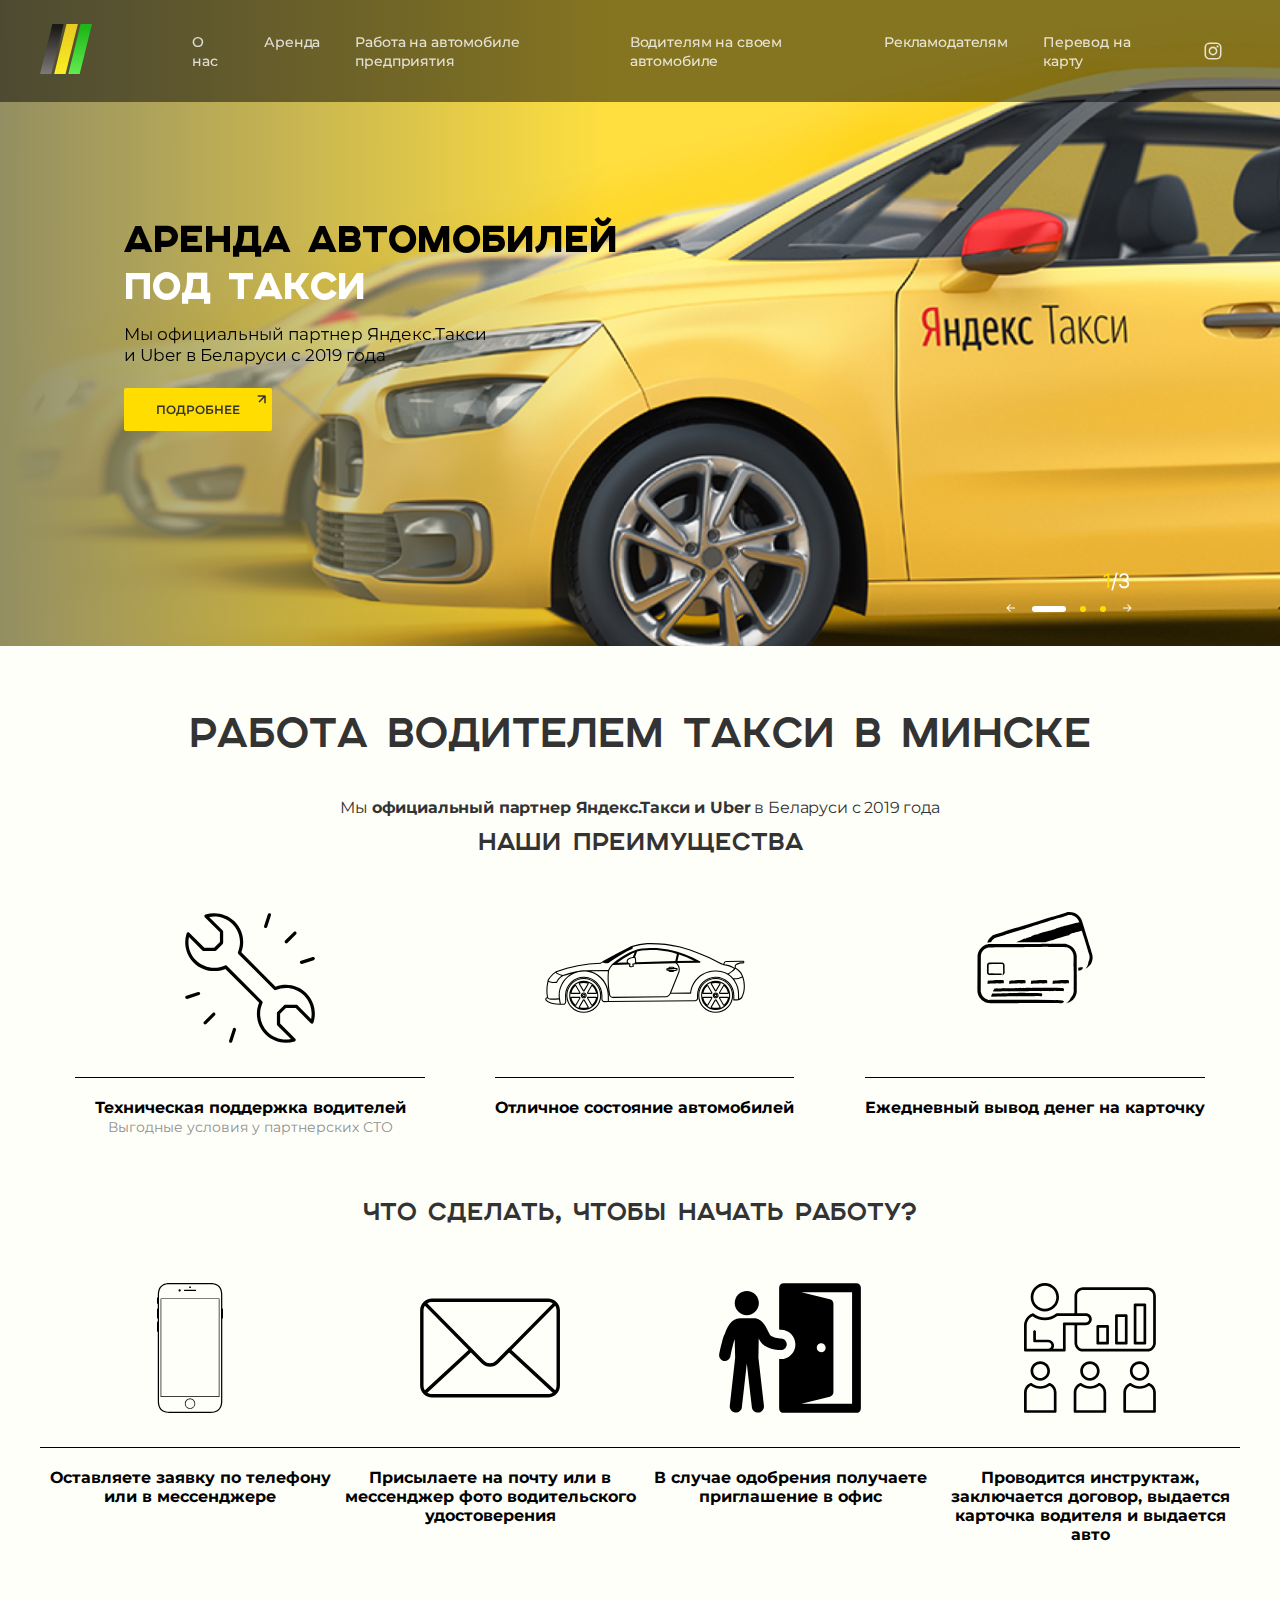
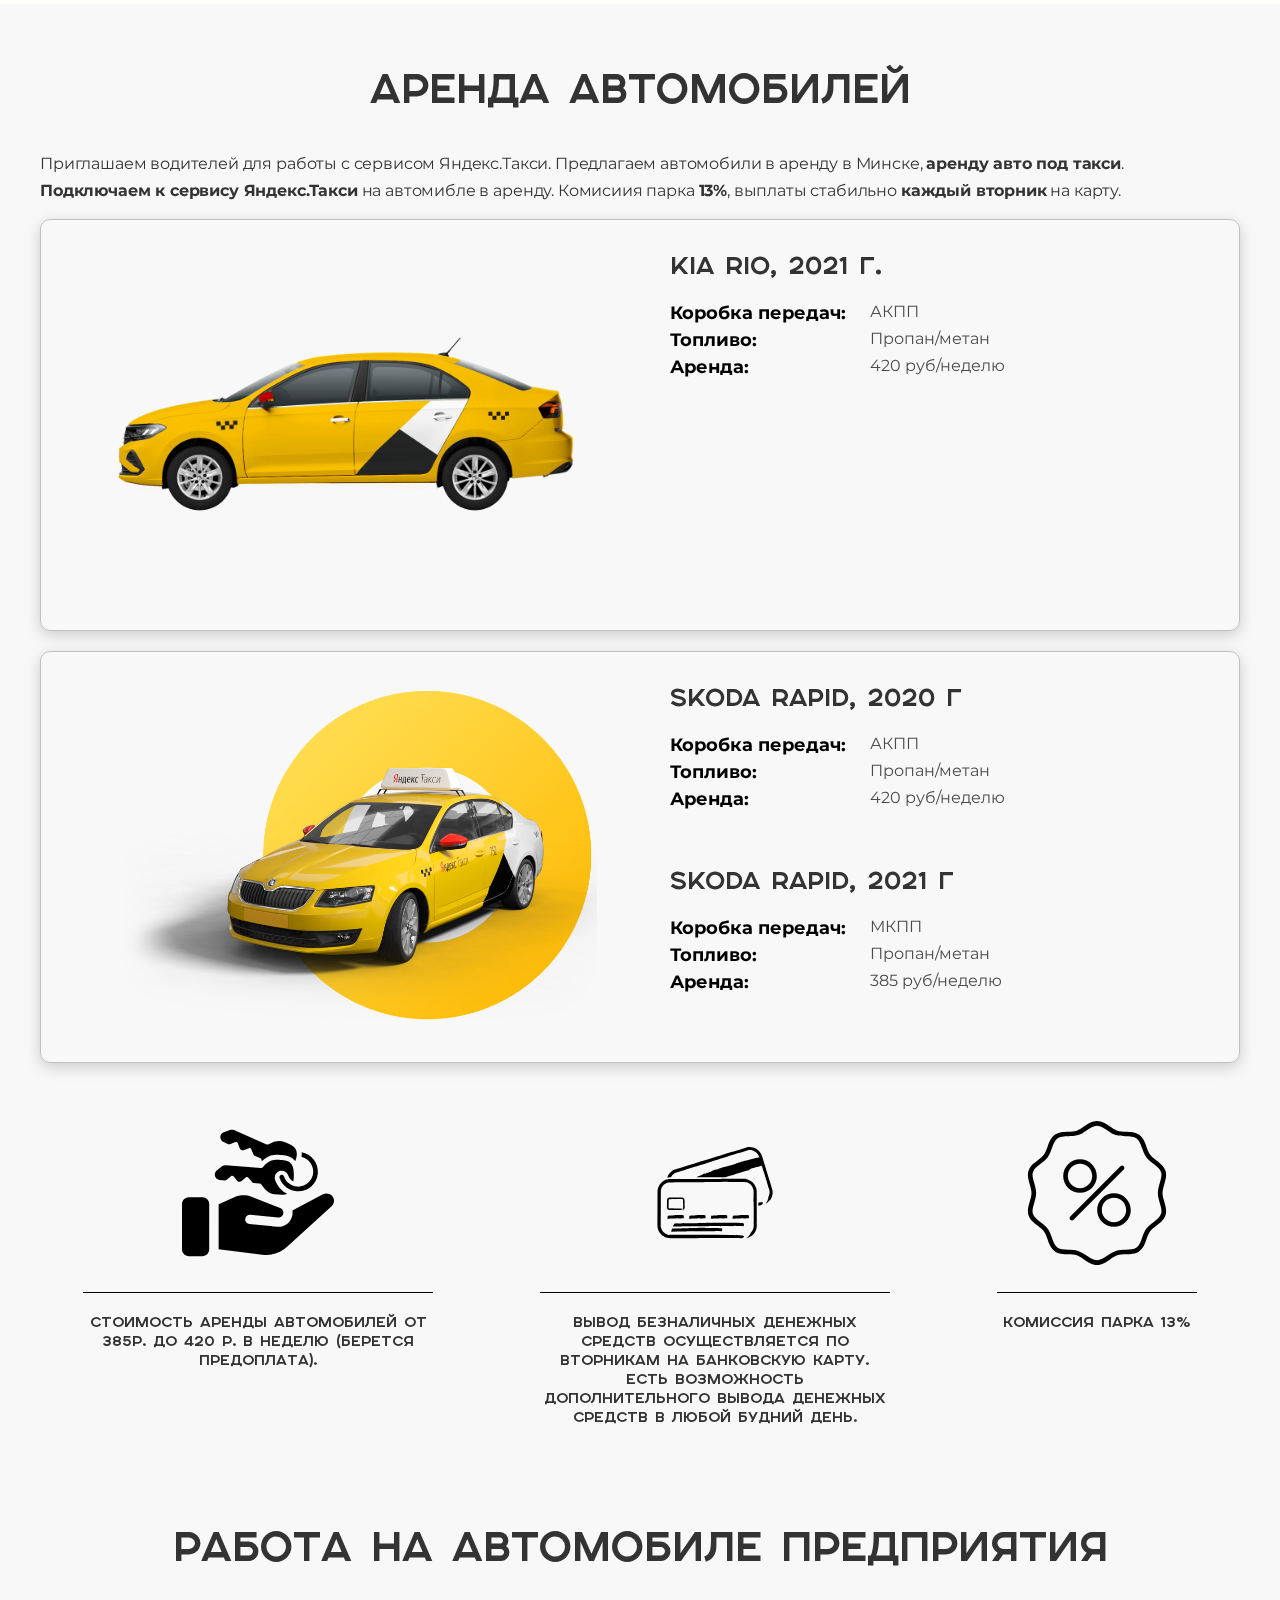
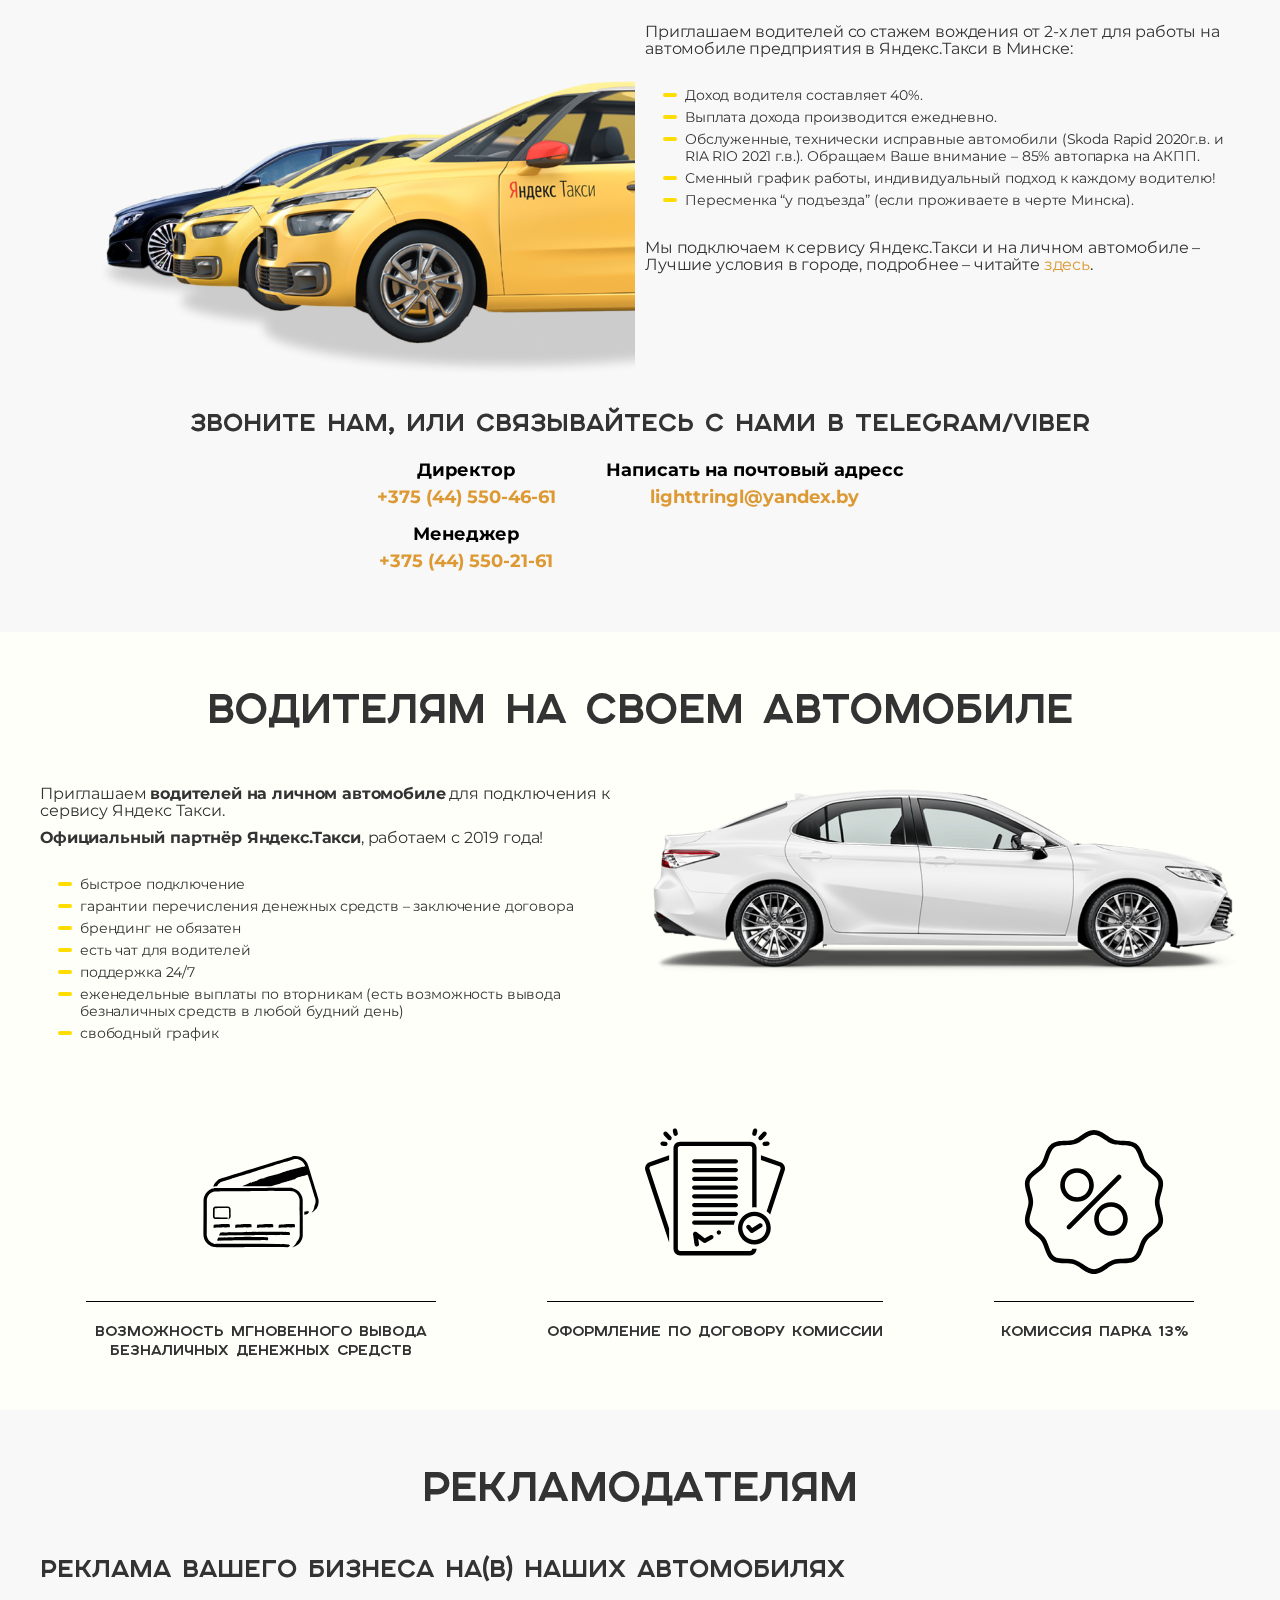
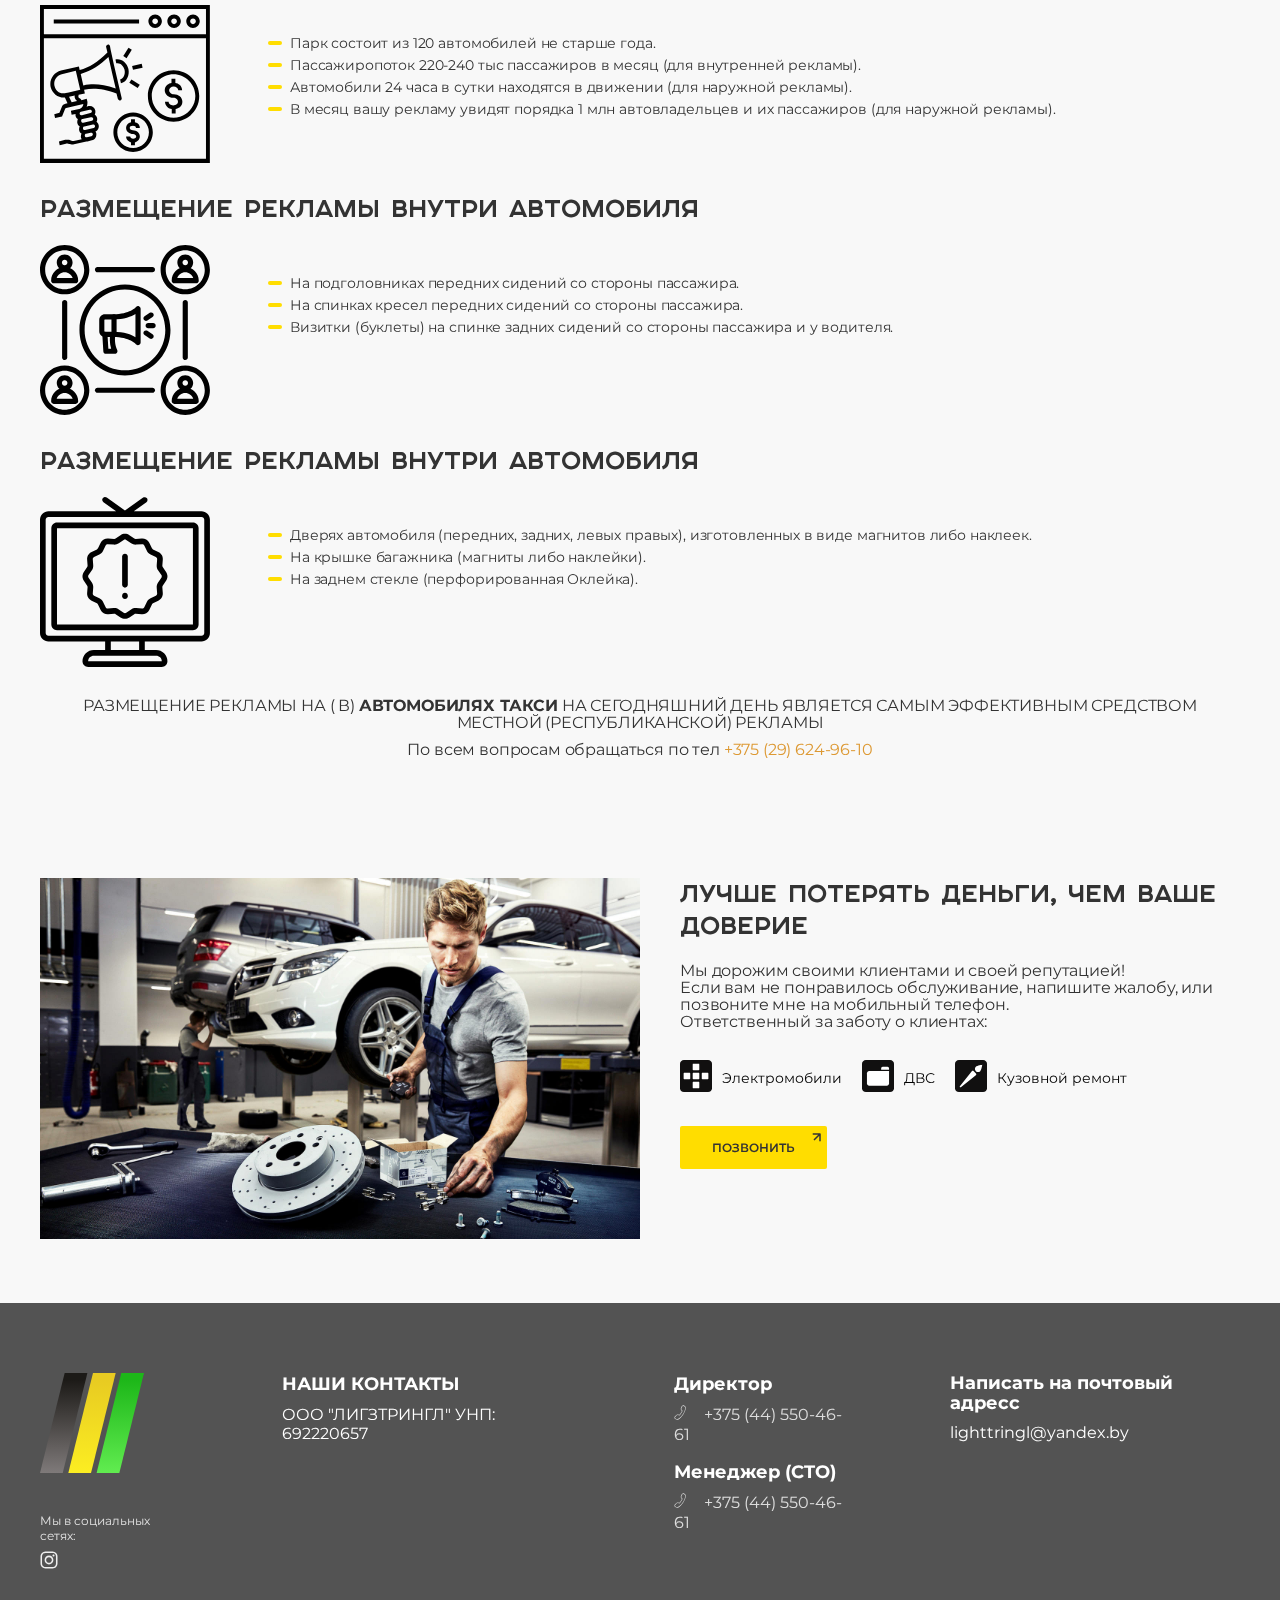
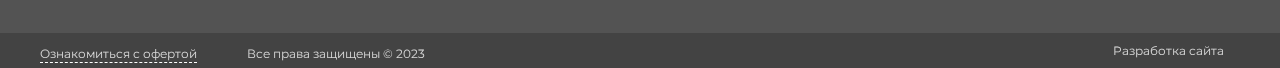
<file: taxi/index.html>
<!doctype html>
<html lang="en">
<head>
    <meta charset="UTF-8">
    <meta name="viewport"
          content="width=device-width, user-scalable=no, initial-scale=1.0, maximum-scale=1.0, minimum-scale=1.0">
    <meta http-equiv="X-UA-Compatible" content="ie=edge">
    <link type="Image/x-icon" href="assets/img/taxi/logo.svg" rel="icon">
    <link rel="stylesheet" href="css/style.css">
    <title>LIGZTRINGLE</title>
</head>
<body>
<header class="header">
    <div class="header-top">
        <div class="wrapper">
            <div class="header-top-main">
                <a href="#" class="header-logo">
                    <img src="assets/img/taxi/logo.svg" alt="logo">
                </a>
                <a href="#" class="header-logo header-logo--scroll">
                    <img src="assets/img/taxi/logo.svg" alt="logo">
                </a>
                <nav class="header-nav">
                    <ul class="nan-list">
                        <li class="nav-list__item"><a href="#about-us">О нас</a></li>
                        <li class="nav-list__item"><a href="#rent">Аренда</a></li>
                        <li class="nav-list__item"><a href="#work-company">Работа на автомобиле предприятия</a></li>
                        <li class="nav-list__item"><a href="#your-car">Водителям на своем автомобиле</a></li>
                        <li class="nav-list__item"><a href="#advertisers">Рекламодателям</a></li>
                        <li class="nav-list__item"><a class="open-form" href="#">Перевод на карту</a></li>

                    </ul>
                </nav>
            </div>
            <div class="header-top-panel">
                <div class="header-top-panel__wrapper">
                    <a href="#" class="header-top-panel__social">
                        <svg width="18" height="18" viewBox="0 0 18 18" fill="none" xmlns="http://www.w3.org/2000/svg">
                            <path d="M9 2.03614C11.253 2.03614 11.5602 2.03614 12.4819 2.03614C13.3012 2.03614 13.7108 2.24096 14.0181 2.34337C14.4277 2.54819 14.7349 2.6506 15.0422 2.95783C15.3494 3.26506 15.5542 3.57229 15.6566 3.98193C15.759 4.28916 15.8614 4.6988 15.9639 5.51807C15.9639 6.43976 15.9639 6.64458 15.9639 9C15.9639 11.3554 15.9639 11.5602 15.9639 12.4819C15.9639 13.3012 15.759 13.7108 15.6566 14.0181C15.4518 14.4277 15.3494 14.7349 15.0422 15.0422C14.7349 15.3494 14.4277 15.5542 14.0181 15.6566C13.7108 15.759 13.3012 15.8614 12.4819 15.9639C11.5602 15.9639 11.3554 15.9639 9 15.9639C6.64458 15.9639 6.43976 15.9639 5.51807 15.9639C4.6988 15.9639 4.28916 15.759 3.98193 15.6566C3.57229 15.4518 3.26506 15.3494 2.95783 15.0422C2.6506 14.7349 2.44578 14.4277 2.34337 14.0181C2.24096 13.7108 2.13855 13.3012 2.03614 12.4819C2.03614 11.5602 2.03614 11.3554 2.03614 9C2.03614 6.64458 2.03614 6.43976 2.03614 5.51807C2.03614 4.6988 2.24096 4.28916 2.34337 3.98193C2.54819 3.57229 2.6506 3.26506 2.95783 2.95783C3.26506 2.6506 3.57229 2.44578 3.98193 2.34337C4.28916 2.24096 4.6988 2.13855 5.51807 2.03614C6.43976 2.03614 6.74699 2.03614 9 2.03614ZM9 0.5C6.64458 0.5 6.43976 0.5 5.51807 0.5C4.59639 0.5 3.98193 0.70482 3.46988 0.909639C2.95783 1.11446 2.44578 1.42169 1.93374 1.93374C1.42169 2.44578 1.21687 2.85542 0.909639 3.46988C0.70482 3.98193 0.60241 4.59639 0.5 5.51807C0.5 6.43976 0.5 6.74699 0.5 9C0.5 11.3554 0.5 11.5602 0.5 12.4819C0.5 13.4036 0.70482 14.0181 0.909639 14.5301C1.11446 15.0422 1.42169 15.5542 1.93374 16.0663C2.44578 16.5783 2.85542 16.7831 3.46988 17.0904C3.98193 17.2952 4.59639 17.3976 5.51807 17.5C6.43976 17.5 6.74699 17.5 9 17.5C11.253 17.5 11.5602 17.5 12.4819 17.5C13.4036 17.5 14.0181 17.2952 14.5301 17.0904C15.0422 16.8855 15.5542 16.5783 16.0663 16.0663C16.5783 15.5542 16.7831 15.1446 17.0904 14.5301C17.2952 14.0181 17.3976 13.4036 17.5 12.4819C17.5 11.5602 17.5 11.253 17.5 9C17.5 6.74699 17.5 6.43976 17.5 5.51807C17.5 4.59639 17.2952 3.98193 17.0904 3.46988C16.8855 2.95783 16.5783 2.44578 16.0663 1.93374C15.5542 1.42169 15.1446 1.21687 14.5301 0.909639C14.0181 0.70482 13.4036 0.60241 12.4819 0.5C11.5602 0.5 11.3554 0.5 9 0.5Z"/>
                            <path d="M9 4.59639C6.54217 4.59639 4.59639 6.54217 4.59639 9C4.59639 11.4578 6.54217 13.4036 9 13.4036C11.4578 13.4036 13.4036 11.4578 13.4036 9C13.4036 6.54217 11.4578 4.59639 9 4.59639ZM9 11.8675C7.46386 11.8675 6.13253 10.6386 6.13253 9C6.13253 7.46386 7.36145 6.13253 9 6.13253C10.5361 6.13253 11.8675 7.36145 11.8675 9C11.8675 10.5361 10.5361 11.8675 9 11.8675Z"/>
                            <path d="M13.506 5.51807C14.0716 5.51807 14.5301 5.05957 14.5301 4.49398C14.5301 3.92838 14.0716 3.46988 13.506 3.46988C12.9404 3.46988 12.4819 3.92838 12.4819 4.49398C12.4819 5.05957 12.9404 5.51807 13.506 5.51807Z"/>
                        </svg>
                    </a>
                </div>
            </div>
        </div>
    </div>
</header>
<header class="header header-mobile">
    <div class="wrapper">
        <div class="burger"></div>
        <a href="#" class="header-logo">
            <img src="assets/img/logo-scroll.svg" alt="logo">
        </a>
        <span class="header-search-mobile fast-search-btn">
                        <svg width="22" height="22" viewBox="0 0 22 22" fill="none" xmlns="http://www.w3.org/2000/svg">
<path d="M19.589 9.80573C19.589 4.40001 15.194 0 9.79448 0C4.39496 0 0 4.40001 0 9.80573C0 15.2115 4.39496 19.6115 9.79448 19.6115C12.13 19.6115 14.2899 18.7818 15.9725 17.3988L20.5684 22L22 20.5668L17.4041 15.9912C18.7604 14.3065 19.589 12.1442 19.589 9.80605L19.589 9.80573ZM9.79448 17.6C5.49989 17.6 2.00912 14.1052 2.00912 9.80573C2.00912 5.5063 5.49998 2.01143 9.79448 2.01143C14.089 2.01143 17.5798 5.5063 17.5798 9.80573C17.5798 14.1052 14.089 17.6 9.79448 17.6Z"></path>
</svg>
                    </span>
    </div>
</header>
<main class="main" id="main">
    <div class="main-slider" id="main-slider">
        <div class="main-slider__slide main-slider__slide--white"
             style="background: url(assets/img/taxi/slide-1.jpg) no-repeat center/cover;">
            <div class="wrapper">
                <div class="slide-content">
                    <div class="main-description">
                        <h2 class="main-slide__title">Аренда автомобилей <span>под такси</span></h2>
                        <p class="main-slide__subtitle">Мы официальный партнер Яндекс.Такси и Uber  в Беларуси с 2019 года</p>
                        <a href="#rent" class="btn main-slide__link">
                            Подробнее
                        </a>
                    </div>
                </div>

            </div>
        </div>
        <div class="main-slider__slide main-slider__slide--white"
             style="background: url(assets/img/taxi/banner-2.jpg) no-repeat center/cover;">
            <div class="wrapper">
                <div class="slide-content">
                    <div class="main-description">
                        <h2 class="main-slide__title">Водителям на   <span>своем</span> автомобиле</h2>
                        <p class="main-slide__subtitle">Приглашаем водителей на личном автомобиле для подключения к сервису Яндекс Такси.</p>
                        <a href="#your-car" class="btn main-slide__link">
                            Подробнее
                        </a>
                    </div>
                </div>

            </div>
        </div>
        <div class="main-slider__slide"
             style="background: url(assets/img/taxi/benner-3.jpg) no-repeat center/cover;">
            <div class="wrapper">
                <div class="slide-content">
                    <div class="main-description">
                        <h2 class="main-slide__title"><span>Рекламодателям</span></h2>
                        <p class="main-slide__subtitle">РЕКЛАМА ВАШЕГО БИЗНЕСА НА (В) НАШИХ АВТОМОБИЛЯХ</p>
                        <a href="#advertisers" class="btn main-slide__link">
                            Подробнее
                        </a>
                    </div>
                </div>

            </div>
        </div>

    </div>
    <div class="wrapper">
        <div class="main-slider-nav">
            <div class="main-slider-arrows">
                <div class="main-slider-prevArrow"></div>
                <div class="main-dots"></div>
                <div class="main-slider-nextArrow"></div>
            </div>
            <div class="main-slider__sum">
                <span class="slider-counter">1</span>
                <span class="main-slider-slash">/</span>
                <span class="slider-counter-sum">12</span>
            </div>
        </div>
    </div>
</main>
<section class="about-us" id="about-us">
    <div class="wrapper">
        <h2 class="title-section">Работа водителем такси в Минске</h2>
        <p class="text-page text-center">Мы <strong>официальный партнер Яндекс.Такси и Uber</strong> в Беларуси с 2019 года</p>
        <h3 class="title-block text-center">
            Наши преимущества
        </h3>
        <div class="about-us-container">
            <div class="about-us-container__item">
                <div class="about-us-container__item-img">
                    <img src="assets/img/taxi/service.svg" class="h130" alt="img">
                </div>
                <div class="about-us-container__item-text">
                    Техническая поддержка водителей
                    <span>Выгодные условия у партнерских СТО</span>
                </div>
            </div>
            <div class="about-us-container__item">
                <div class="about-us-container__item-img">
                    <img src="assets/img/taxi/car-2.svg" alt="img">
                </div>
                <div class="about-us-container__item-text">
                    Отличное состояние автомобилей
                </div>
            </div>
            <div class="about-us-container__item">
                <div class="about-us-container__item-img">
                    <img src="assets/img/taxi/card.svg" alt="img">
                </div>
                <div class="about-us-container__item-text">
                    Ежедневный вывод денег на карточку
                </div>
            </div>
        </div>
        <h3 class="title-block text-center mt-60">
            Что сделать, чтобы начать работу?
        </h3>
        <div class="about-us-container">
            <div class="about-us-container__item">
                <div class="about-us-container__item-img">
                    <img src="assets/img/taxi/phone.svg" class="h130" alt="img">
                </div>
                <div class="about-us-container__item-text">
                    Оставляете заявку по телефону или в мессенджере
                </div>
            </div>
            <div class="about-us-container__item">
                <div class="about-us-container__item-img mini-img">
                    <img src="assets/img/taxi/mail.svg" class="h130" alt="img">
                </div>
                <div class="about-us-container__item-text">
                    Присылаете на почту или в мессенджер фото водительского удостоверения
                </div>
            </div>
            <div class="about-us-container__item">
                <div class="about-us-container__item-img">
                    <img src="assets/img/taxi/use.svg" class="h130" alt="img">
                </div>
                <div class="about-us-container__item-text">
                    В случае одобрения получаете приглашение в офис
                </div>
            </div>
            <div class="about-us-container__item">
                <div class="about-us-container__item-img">
                    <img src="assets/img/taxi/briefing.svg" class="h130" alt="img">
                </div>
                <div class="about-us-container__item-text">
                    Проводится инструктаж, заключается договор, выдается карточка водителя и выдается авто
                </div>
            </div>
        </div>
    </div>
</section>
<section class="rent-block" id="rent">
    <div class="main-shops-container">
        <div class="wrapper">
            <h2 class="title-section">Аренда автомобилей</h2>
            <p class="text-page">
                Приглашаем водителей для работы с сервисом Яндекс.Такси. Предлагаем автомобили в аренду в Минске,
                <strong>аренду авто под такси</strong>.
            </p>
            <p class="text-page"><strong>Подключаем к сервису Яндекс.Такси</strong> на автомибле в аренду. Комисиия
                парка <strong>13%</strong>, выплаты стабильно <strong>каждый вторник</strong> на карту.</p>
            <div class="rent-content">
                <div class="rent__item">
                    <div class="rent__item-img">
                        <img src="assets/img/taxi/polo.png" alt="img">
                    </div>
                    <div class="rent__item-description-container">
                        <div class="rent__item-description">
                            <h2 class="title-block">Kia Rio, 2021 г.</h2>
                            <div class="rent-description-line">
                                <span class="rent-description-name">Коробка передач:</span>
                                <span class="rent-description-data">АКПП</span>
                            </div>
                            <div class="rent-description-line">
                                <span class="rent-description-name">Топливо:</span>
                                <span class="rent-description-data">Пропан/метан</span>
                            </div>
                            <div class="rent-description-line">
                                <span class="rent-description-name">Аренда:</span>
                                <span class="rent-description-data">420 руб/неделю</span>
                            </div>
                        </div>
                    </div>
                </div>
                <div class="rent__item">
                    <div class="rent__item-img">
                        <img src="assets/img/taxi/mainslide1-2.png" alt="img">
                    </div>
                    <div class="rent__item-description-container">
                        <div class="rent__item-description">
                            <h2 class="title-block">Skoda Rapid, 2020 г</h2>
                            <div class="rent-description-line">
                                <span class="rent-description-name">Коробка передач:</span>
                                <span class="rent-description-data">АКПП</span>
                            </div>
                            <div class="rent-description-line">
                                <span class="rent-description-name">Топливо:</span>
                                <span class="rent-description-data">Пропан/метан</span>
                            </div>
                            <div class="rent-description-line">
                                <span class="rent-description-name">Аренда:</span>
                                <span class="rent-description-data">420 руб/неделю</span>
                            </div>
                        </div>
                        <div class="rent__item-description">
                            <h2 class="title-block">Skoda Rapid, 2021 г</h2>
                            <div class="rent-description-line">
                                <span class="rent-description-name">Коробка передач:</span>
                                <span class="rent-description-data">МКПП</span>
                            </div>
                            <div class="rent-description-line">
                                <span class="rent-description-name">Топливо:</span>
                                <span class="rent-description-data">Пропан/метан</span>
                            </div>
                            <div class="rent-description-line">
                                <span class="rent-description-name">Аренда:</span>
                                <span class="rent-description-data">385 руб/неделю</span>
                            </div>
                        </div>
                    </div>

                </div>
            </div>
            <div class="rent-more">
                <div class="rent-more__item">
                    <div class="rent-more-img">
                        <img src="assets/img/taxi/rent.svg" alt="img">
                    </div>
                    <div class="rent-more-text">
                        Стоимость аренды автомобилей от 385р. до 420 р. в неделю (берется предоплата).
                    </div>
                </div>
                <div class="rent-more__item">
                    <div class="rent-more-img">
                        <img src="assets/img/taxi/card.svg" alt="img">
                    </div>
                    <div class="rent-more-text">
                        Вывод безналичных денежных средств осуществляется по вторникам на банковскую карту.
                        Есть возможность дополнительного вывода денежных средств в любой будний день.
                    </div>
                </div>
                <div class="rent-more__item">
                    <div class="rent-more-img">
                        <img src="assets/img/taxi/interest.svg" alt="img">
                    </div>
                    <div class="rent-more-text">
                        Комиссия парка 13%
                    </div>
                </div>
            </div>
        </div>
    </div>
</section>
<section class="work-company" id="work-company">
    <div class="wrapper">
        <h2 class="title-section">Работа на автомобиле предприятия</h2>
        <div class="work-company-content">
            <div class="work-company-content__item">
                <div class="work-company-content-img">
                    <img src="assets/img/taxi/banner-img.png" alt="img">
                </div>
            </div>
            <div class="work-company-content__item">
                <p class="text-page">Приглашаем водителей со стажем вождения от 2-х лет для работы на автомобиле предприятия в Яндекс.Такси в Минске:</p>
                <ul class="news-list">
                    <li class="news-list__item">Доход водителя составляет 40%.</li>
                    <li class="news-list__item">Выплата дохода производится ежедневно.</li>
                    <li class="news-list__item">Обслуженные, технически исправные автомобили (Skoda Rapid 2020г.в. и RIA RIO 2021 г.в.). Обращаем Ваше внимание – 85% автопарка на АКПП.</li>
                    <li class="news-list__item">Сменный график работы, индивидуальный подход к каждому водителю!</li>
                    <li class="news-list__item">Пересменка “у подъезда” (если проживаете в черте Минска).</li>
                </ul>
                <p class="text-page">Мы подключаем к сервису Яндекс.Такси и на личном автомобиле – Лучшие условия в городе, подробнее – читайте <a class="text-link" href="#">здесь</a>.</p>
            </div>
        </div>

        <div class="feedback-block">
            <h3 class="title-block">Звоните нам, или связывайтесь с нами в Telegram/Viber</h3>
            <div class="feedback-block-container">
                <div class="phone-number">
                    <div class="phone-number__item">
                        Директор
                        <a class="text-link" href="tel:375445504661">+375 (44) 550-46-61</a>
                    </div>
                    <div class="phone-number__item">
                        Менеджер
                        <a class="text-link" href="tel:375445502161">+375 (44) 550-21-61</a>
                    </div>
                </div>
                <div class="feedback-email">
                    Написать на почтовый адресс
                    <a class="text-link" href="mailto:lighttringl@yandex.by">lighttringl@yandex.by</a>
                </div>
            </div>

        </div>



    </div>
</section>
<section class="your-car" id="your-car">
    <div class="wrapper">
        <h2 class="title-section">Водителям на своем автомобиле</h2>
        <div class="work-company-content">
            <div class="work-company-content__item">
                <p class="text-page">Приглашаем <strong>водителей на личном автомобиле</strong> для подключения к сервису Яндекс Такси.</p>
                <p class="text-page"><strong>Официальный партнёр Яндекс.Такси</strong>, работаем с 2019 года!</p>
                <ul class="news-list">
                    <li class="news-list__item">быстрое подключение</li>
                    <li class="news-list__item">гарантии перечисления денежных средств – заключение договора</li>
                    <li class="news-list__item">брендинг не обязатен</li>
                    <li class="news-list__item">есть чат для водителей</li>
                    <li class="news-list__item">поддержка 24/7</li>
                    <li class="news-list__item">еженедельные выплаты по вторникам (есть возможность вывода безналичных средств в любой будний день)</li>
                    <li class="news-list__item">свободный график</li>
                </ul>
            </div>
            <div class="work-company-content__item">
                <div class="work-company-content-img">
                    <img src="assets/img/taxi/use-car.png" alt="img">
                </div>
            </div>
        </div>
        <div class="rent-more">
            <div class="rent-more__item">
                <div class="rent-more-img">
                    <img src="assets/img/taxi/card.svg" alt="img">
                </div>
                <div class="rent-more-text">
                    Возможность мгновенного вывода безналичных денежных средств
                </div>
            </div>
            <div class="rent-more__item">
                <div class="rent-more-img mini-img" >
                    <img src="assets/img/taxi/treaty.svg" alt="img">
                </div>
                <div class="rent-more-text">
                    Оформление по договору комиссии
                </div>
            </div>
            <div class="rent-more__item">
                <div class="rent-more-img">
                    <img src="assets/img/taxi/interest.svg" alt="img">
                </div>
                <div class="rent-more-text">
                    Комиссия парка 13%
                </div>
            </div>
        </div>
    </div>
</section>
<section class="advertisers" id="advertisers">
    <div class="wrapper">
        <h2 class="title-section">Рекламодателям</h2>
        <div class="advertisers__item">
            <h3 class="title-block">РЕКЛАМА ВАШЕГО БИЗНЕСА НА(В) НАШИХ АВТОМОБИЛЯХ</h3>
            <div class="advertisers-content">
                <div class="advertisers-img">
                    <img src="assets/img/taxi/advertisers-1.svg" alt="img">
                </div>
                <div class="advertisers-list">
                    <ul class="news-list">
                        <li class="news-list__item">Парк состоит из 120 автомобилей не старше года.</li>
                        <li class="news-list__item">Пассажиропоток 220-240 тыс пассажиров в месяц (для внутренней рекламы).</li>
                        <li class="news-list__item">Автомобили 24 часа в сутки находятся в движении (для наружной рекламы).</li>
                        <li class="news-list__item">В месяц вашу рекламу увидят порядка 1 млн автовладельцев и их пассажиров (для наружной рекламы).</li>
                    </ul>
                </div>
            </div>
        </div>
        <div class="advertisers__item">
            <h3 class="title-block">РАЗМЕЩЕНИЕ РЕКЛАМЫ ВНУТРИ АВТОМОБИЛЯ</h3>
            <div class="advertisers-content">
                <div class="advertisers-img">
                    <img src="assets/img/taxi/advertisers-2.svg" alt="img">
                </div>
                <div class="advertisers-list">
                    <ul class="news-list">
                        <li class="news-list__item">На подголовниках передних сидений со стороны пассажира.</li>
                        <li class="news-list__item">На спинках кресел передних сидений со стороны пассажира.</li>
                        <li class="news-list__item">Визитки (буклеты) на спинке задних сидений со стороны пассажира и у водителя.</li>
                    </ul>
                </div>
            </div>
        </div>
        <div class="advertisers__item">
            <h3 class="title-block">РАЗМЕЩЕНИЕ РЕКЛАМЫ ВНУТРИ АВТОМОБИЛЯ</h3>
            <div class="advertisers-content">
                <div class="advertisers-img">
                    <img src="assets/img/taxi/advertisers-3.svg" alt="img">
                </div>
                <div class="advertisers-list">
                    <ul class="news-list">
                        <li class="news-list__item">Дверях автомобиля (передних, задних, левых правых), изготовленных в виде магнитов либо наклеек.</li>
                        <li class="news-list__item">На крышке багажника (магниты либо наклейки).</li>
                        <li class="news-list__item">На заднем стекле (перфорированная Оклейка).</li>
                    </ul>
                </div>
            </div>

        </div>

        <p class="text-page text-center">
            РАЗМЕЩЕНИЕ РЕКЛАМЫ НА ( В) <strong>АВТОМОБИЛЯХ ТАКСИ</strong> НА СЕГОДНЯШНИЙ ДЕНЬ ЯВЛЯЕТСЯ САМЫМ ЭФФЕКТИВНЫМ СРЕДСТВОМ МЕСТНОЙ (РЕСПУБЛИКАНСКОЙ) РЕКЛАМЫ
        </p>
        <p class="text-page text-center">
            По всем вопросам обращаться по тел <a href="tel:+375296249610" class="text-link">+375 (29) 624-96-10</a>
        </p>
    </div>

</section>
<section class="service">
    <div class="wrapper">
        <div class="service-content">
            <div class="service-img">
                <img src="assets/img/taxi/sto.jpeg" alt="img">
            </div>
            <div class="service-text">
                <h3 class="title-block">
                    ЛУЧШЕ ПОТЕРЯТЬ ДЕНЬГИ, ЧЕМ ВАШЕ ДОВЕРИЕ
                </h3>
                <p class="text-page">
                    Мы дорожим своими клиентами и своей
                    репутацией!<br>

                    Если вам не понравилось
                    обслуживание, напишите жалобу, или
                    позвоните мне на мобильный телефон.<br>

                    Ответственный за заботу
                    о клиентах:<br>
                </p>
                <div class="service-advertisers">
                    <div class="service-advertisers__item">
                        <div class="service-advertisers__img">
                            <img src="assets/img/taxi/1.svg" alt="img">
                        </div>
                        <div class="service-advertisers__text">Электромобили</div>
                    </div>
                    <div class="service-advertisers__item">
                        <div class="service-advertisers__img">
                            <img src="assets/img/taxi/2.svg" alt="img">
                        </div>
                        <div class="service-advertisers__text">ДВС</div>
                    </div>
                    <div class="service-advertisers__item">
                        <div class="service-advertisers__img">
                            <img src="assets/img/taxi/3.svg" alt="img">
                        </div>
                        <div class="service-advertisers__text">Кузовной ремонт</div>
                    </div>
                </div>
                <a href="tel:375445502161" class="btn">Позвонить</a>
            </div>
        </div>
    </div>
</section>
<footer class="footer">
    <div class="footer-top">
        <div class="wrapper">
            <div class="footer-top-content">
                <div class="footer-top-content__item">
                    <a href="#" class="footer-logo">
                        <img src="assets/img/taxi/logo.svg" alt="logo">
                    </a>
                    <div class="footer-social">
                        <h5 class="footer-social__title">Мы в социальных сетях:</h5>
                        <ul class="footer-social__list">
                            <li class="footer-social__list__item">
                                <a href="#">
                                    <svg width="18" height="18" viewBox="0 0 18 18" fill="none"
                                         xmlns="http://www.w3.org/2000/svg">
                                        <path d="M9 2.03614C11.253 2.03614 11.5602 2.03614 12.4819 2.03614C13.3012 2.03614 13.7108 2.24096 14.0181 2.34337C14.4277 2.54819 14.7349 2.6506 15.0422 2.95783C15.3494 3.26506 15.5542 3.57229 15.6566 3.98193C15.759 4.28916 15.8614 4.6988 15.9639 5.51807C15.9639 6.43976 15.9639 6.64458 15.9639 9C15.9639 11.3554 15.9639 11.5602 15.9639 12.4819C15.9639 13.3012 15.759 13.7108 15.6566 14.0181C15.4518 14.4277 15.3494 14.7349 15.0422 15.0422C14.7349 15.3494 14.4277 15.5542 14.0181 15.6566C13.7108 15.759 13.3012 15.8614 12.4819 15.9639C11.5602 15.9639 11.3554 15.9639 9 15.9639C6.64458 15.9639 6.43976 15.9639 5.51807 15.9639C4.6988 15.9639 4.28916 15.759 3.98193 15.6566C3.57229 15.4518 3.26506 15.3494 2.95783 15.0422C2.6506 14.7349 2.44578 14.4277 2.34337 14.0181C2.24096 13.7108 2.13855 13.3012 2.03614 12.4819C2.03614 11.5602 2.03614 11.3554 2.03614 9C2.03614 6.64458 2.03614 6.43976 2.03614 5.51807C2.03614 4.6988 2.24096 4.28916 2.34337 3.98193C2.54819 3.57229 2.6506 3.26506 2.95783 2.95783C3.26506 2.6506 3.57229 2.44578 3.98193 2.34337C4.28916 2.24096 4.6988 2.13855 5.51807 2.03614C6.43976 2.03614 6.74699 2.03614 9 2.03614ZM9 0.5C6.64458 0.5 6.43976 0.5 5.51807 0.5C4.59639 0.5 3.98193 0.70482 3.46988 0.909639C2.95783 1.11446 2.44578 1.42169 1.93374 1.93374C1.42169 2.44578 1.21687 2.85542 0.909639 3.46988C0.70482 3.98193 0.60241 4.59639 0.5 5.51807C0.5 6.43976 0.5 6.74699 0.5 9C0.5 11.3554 0.5 11.5602 0.5 12.4819C0.5 13.4036 0.70482 14.0181 0.909639 14.5301C1.11446 15.0422 1.42169 15.5542 1.93374 16.0663C2.44578 16.5783 2.85542 16.7831 3.46988 17.0904C3.98193 17.2952 4.59639 17.3976 5.51807 17.5C6.43976 17.5 6.74699 17.5 9 17.5C11.253 17.5 11.5602 17.5 12.4819 17.5C13.4036 17.5 14.0181 17.2952 14.5301 17.0904C15.0422 16.8855 15.5542 16.5783 16.0663 16.0663C16.5783 15.5542 16.7831 15.1446 17.0904 14.5301C17.2952 14.0181 17.3976 13.4036 17.5 12.4819C17.5 11.5602 17.5 11.253 17.5 9C17.5 6.74699 17.5 6.43976 17.5 5.51807C17.5 4.59639 17.2952 3.98193 17.0904 3.46988C16.8855 2.95783 16.5783 2.44578 16.0663 1.93374C15.5542 1.42169 15.1446 1.21687 14.5301 0.909639C14.0181 0.70482 13.4036 0.60241 12.4819 0.5C11.5602 0.5 11.3554 0.5 9 0.5Z"
                                              fill="white" fill-opacity="0.9"/>
                                        <path d="M9 4.59639C6.54217 4.59639 4.59639 6.54217 4.59639 9C4.59639 11.4578 6.54217 13.4036 9 13.4036C11.4578 13.4036 13.4036 11.4578 13.4036 9C13.4036 6.54217 11.4578 4.59639 9 4.59639ZM9 11.8675C7.46386 11.8675 6.13253 10.6386 6.13253 9C6.13253 7.46386 7.36145 6.13253 9 6.13253C10.5361 6.13253 11.8675 7.36145 11.8675 9C11.8675 10.5361 10.5361 11.8675 9 11.8675Z"
                                              fill="white" fill-opacity="0.9"/>
                                        <path d="M13.506 5.51807C14.0716 5.51807 14.5301 5.05957 14.5301 4.49398C14.5301 3.92838 14.0716 3.46988 13.506 3.46988C12.9404 3.46988 12.4819 3.92838 12.4819 4.49398C12.4819 5.05957 12.9404 5.51807 13.506 5.51807Z"
                                              fill="white" fill-opacity="0.9"/>
                                    </svg>
                                </a>
                            </li>
                        </ul>
                    </div>
                </div>
                <div class="footer-top-content__item">
                    <div class="footer-title">НАШИ КОНТАКТЫ</div>
                    <div class="footer-subtitle">ООО "ЛИГЗТРИНГЛ"
                        УНП: 692220657
                    </div>
                </div>
                <div class="footer-top-content__item">
                    <div class="footer-phone__item">
                        <span class="phone-number-name">Директор</span>
                        <a href="tel:375445504661" class="footer-phone">
                        <span>
                            <svg width="12" height="15" viewBox="0 0 12 15" fill="none"
                                 xmlns="http://www.w3.org/2000/svg">
<path d="M0.813991 11.6067C1.23756 10.9573 2.54526 9.63989 3.53377 9.44584C3.76273 9.40089 3.9726 9.41254 4.15683 9.48584C4.70083 9.69991 5.13315 9.86418 5.31849 9.82779C5.42025 9.80782 5.51144 9.69555 5.71063 9.44128L5.74347 9.39709C6.29508 8.68861 6.40756 8.51177 6.61279 8.19215L6.66465 8.11025C6.70262 8.05372 6.73404 8.00226 6.76616 7.95443C6.94582 7.67758 7.07654 7.47828 7.52595 6.7106L7.54568 6.67652C7.76052 6.30972 7.90227 6.07051 7.88392 5.91934C7.86628 5.77182 7.6927 5.56053 7.28292 5.18423C6.78625 4.73061 6.64329 4.07922 6.85395 3.24894C7.02332 2.59285 7.3794 1.92654 7.69452 1.33999L7.7223 1.28924C7.99284 0.783157 8.36433 0.483745 8.82587 0.393141C9.3383 0.292548 9.81773 0.485315 10.0716 0.586471C10.0919 0.593808 10.1129 0.604779 10.1332 0.612116C10.7012 0.832804 11.1546 1.20055 11.3804 1.62051C11.7196 2.25226 12.0289 3.09748 11.3928 5.10595C10.8434 6.84451 10.2726 8.05124 9.28597 9.56232C8.35706 10.9828 7.91663 11.4694 6.92506 12.5322C5.8212 13.7153 4.69046 14.4921 3.82551 14.6619C3.02235 14.8196 2.39 14.9437 1.27537 14.0339C0.106428 13.0781 0.361928 12.3032 0.813991 11.6067ZM1.63078 13.5564C2.5303 14.2933 2.94823 14.2113 3.70415 14.0629C4.44189 13.9181 5.48678 13.1845 6.49802 12.1065C7.4648 11.0711 7.89283 10.5983 8.79546 9.21696C9.75066 7.75735 10.3025 6.58832 10.8335 4.91C11.3947 3.13516 11.1589 2.45293 10.8673 1.90997C10.7122 1.61957 10.3638 1.34446 9.93149 1.18019C9.91118 1.17285 9.89015 1.16188 9.86621 1.15526C9.64933 1.06949 9.28885 0.925091 8.93997 0.993579C8.64923 1.05065 8.41974 1.24669 8.23184 1.59689L8.20406 1.64764C7.49995 2.96358 6.97367 4.10873 7.66436 4.7432C8.15162 5.18734 8.42434 5.49995 8.46299 5.86984C8.50312 6.22811 8.31899 6.53982 8.04132 7.00955L8.02159 7.04362C7.56634 7.82 7.43341 8.02728 7.2472 8.30919C7.21507 8.35702 7.18366 8.40849 7.14569 8.46501L7.09383 8.54691C6.87984 8.87958 6.7608 9.06149 6.1953 9.79533L6.16246 9.83953C5.92167 10.151 5.74364 10.3785 5.4311 10.4398C5.10765 10.5033 4.71154 10.3697 3.95067 10.0699C3.87305 10.0398 3.76994 10.0336 3.64637 10.0579C2.85775 10.2127 1.6755 11.3809 1.29574 11.9651C0.946685 12.4941 0.794276 12.8713 1.63078 13.5564Z"/>
</svg>
                        </span>
                            +375 (44) 550-46-61</a>
                    </div>
                    <div class="footer-phone__item">
                       <span class="phone-number-name">Менеджер (CTO)</span>
                        <a href="tel:375445504661" class="footer-phone">
                        <span>
                            <svg width="12" height="15" viewBox="0 0 12 15" fill="none"
                                 xmlns="http://www.w3.org/2000/svg">
<path d="M0.813991 11.6067C1.23756 10.9573 2.54526 9.63989 3.53377 9.44584C3.76273 9.40089 3.9726 9.41254 4.15683 9.48584C4.70083 9.69991 5.13315 9.86418 5.31849 9.82779C5.42025 9.80782 5.51144 9.69555 5.71063 9.44128L5.74347 9.39709C6.29508 8.68861 6.40756 8.51177 6.61279 8.19215L6.66465 8.11025C6.70262 8.05372 6.73404 8.00226 6.76616 7.95443C6.94582 7.67758 7.07654 7.47828 7.52595 6.7106L7.54568 6.67652C7.76052 6.30972 7.90227 6.07051 7.88392 5.91934C7.86628 5.77182 7.6927 5.56053 7.28292 5.18423C6.78625 4.73061 6.64329 4.07922 6.85395 3.24894C7.02332 2.59285 7.3794 1.92654 7.69452 1.33999L7.7223 1.28924C7.99284 0.783157 8.36433 0.483745 8.82587 0.393141C9.3383 0.292548 9.81773 0.485315 10.0716 0.586471C10.0919 0.593808 10.1129 0.604779 10.1332 0.612116C10.7012 0.832804 11.1546 1.20055 11.3804 1.62051C11.7196 2.25226 12.0289 3.09748 11.3928 5.10595C10.8434 6.84451 10.2726 8.05124 9.28597 9.56232C8.35706 10.9828 7.91663 11.4694 6.92506 12.5322C5.8212 13.7153 4.69046 14.4921 3.82551 14.6619C3.02235 14.8196 2.39 14.9437 1.27537 14.0339C0.106428 13.0781 0.361928 12.3032 0.813991 11.6067ZM1.63078 13.5564C2.5303 14.2933 2.94823 14.2113 3.70415 14.0629C4.44189 13.9181 5.48678 13.1845 6.49802 12.1065C7.4648 11.0711 7.89283 10.5983 8.79546 9.21696C9.75066 7.75735 10.3025 6.58832 10.8335 4.91C11.3947 3.13516 11.1589 2.45293 10.8673 1.90997C10.7122 1.61957 10.3638 1.34446 9.93149 1.18019C9.91118 1.17285 9.89015 1.16188 9.86621 1.15526C9.64933 1.06949 9.28885 0.925091 8.93997 0.993579C8.64923 1.05065 8.41974 1.24669 8.23184 1.59689L8.20406 1.64764C7.49995 2.96358 6.97367 4.10873 7.66436 4.7432C8.15162 5.18734 8.42434 5.49995 8.46299 5.86984C8.50312 6.22811 8.31899 6.53982 8.04132 7.00955L8.02159 7.04362C7.56634 7.82 7.43341 8.02728 7.2472 8.30919C7.21507 8.35702 7.18366 8.40849 7.14569 8.46501L7.09383 8.54691C6.87984 8.87958 6.7608 9.06149 6.1953 9.79533L6.16246 9.83953C5.92167 10.151 5.74364 10.3785 5.4311 10.4398C5.10765 10.5033 4.71154 10.3697 3.95067 10.0699C3.87305 10.0398 3.76994 10.0336 3.64637 10.0579C2.85775 10.2127 1.6755 11.3809 1.29574 11.9651C0.946685 12.4941 0.794276 12.8713 1.63078 13.5564Z"/>
</svg>
                        </span>
                            +375 (44) 550-46-61</a>
                    </div>

                </div>
                <div class="footer-top-content__item">
                    <div class="footer-email">
                        <span class="footer-email__text">Написать на почтовый адресс</span>
                        <a class="text-link" href="mailto:lighttringl@yandex.by">lighttringl@yandex.by</a>
                    </div>
                </div>
            </div>
        </div>
    </div>
    <div class="footer-bottom">
        <div class="wrapper">
            <div class="footer-bottom-content">
                <div class="footer-bottom-company">
                    <a href="#" class="personal-data">Ознакомиться с офертой</a>
                    <p>
                        Все права защищены © 2023
                    </p>
                </div>
                <a href="https://t.me/YuraTez" target="_blank" class="footer-development">
                    <span class="footer-development__description">Разработка сайта</span>
                </a>
            </div>
        </div>
    </div>
</footer>
<div class="mobile-menu">
    <ul class="header-location">
        <li class="header-location__item">
            <a href="#" class="header-location__item-link">
                        <span class="header-location__item-img">
                    <svg width="18" height="17" viewBox="0 0 18 17" fill="none" xmlns="http://www.w3.org/2000/svg">
<path d="M16.696 3.68618L12.0305 1.11103C11.7713 0.962989 11.4832 0.962989 11.2528 1.11103L6.52961 3.71588C6.47195 3.71588 6.4145 3.71588 6.35684 3.68636L2.20959 1.40711C1.95044 1.25906 1.63364 1.25906 1.40319 1.43663C1.14404 1.58467 1 1.88055 1 2.17663V12.5662C1 12.8918 1.17277 13.1582 1.43192 13.3062L6.09747 15.8814C6.21258 15.9406 6.35662 15.9997 6.50066 15.9997C6.64469 15.9997 6.75981 15.9702 6.90385 15.8814L11.627 13.2765C11.6847 13.2765 11.7422 13.2765 11.7998 13.3061L15.9471 15.5853C16.0622 15.6446 16.2062 15.6741 16.3503 15.6741C16.4943 15.6741 16.6383 15.6446 16.7822 15.5558C17.0413 15.4077 17.1854 15.1119 17.1854 14.8158L17.1858 4.45578C17.1568 4.13017 16.9841 3.83418 16.696 3.68618ZM6.15521 15.2598L1.69116 12.803C1.60477 12.7437 1.54712 12.6549 1.54712 12.5662V2.17655C1.54712 2.02851 1.6335 1.96925 1.66223 1.93973C1.69096 1.9102 1.80627 1.88047 1.92138 1.93973L6.06864 4.21898C6.09736 4.21898 6.12629 4.2485 6.15502 4.2485L6.15521 15.2598ZM11.3968 12.7437C11.3681 12.7437 11.3681 12.7437 11.3968 12.7437H11.3681L11.2817 12.8029L6.76 15.2893V4.27808L6.87511 4.21882L11.3968 1.73247L11.3968 12.7437ZM16.5808 14.8454C16.5808 14.9934 16.4944 15.0527 16.4657 15.0822C16.437 15.1117 16.3217 15.1415 16.2065 15.0822L12.0593 12.803C12.0306 12.803 12.0016 12.7734 11.9729 12.7734L11.9727 1.76223L16.4368 4.21903C16.5231 4.27828 16.5808 4.36707 16.5808 4.45585L16.5808 14.8454Z"
/>
<path d="M1.40711 13.3497L1.40776 13.35L6.07331 15.9252L6.0733 15.9252L6.07458 15.9258C6.19144 15.986 6.34428 16.0497 6.50066 16.0497C6.65372 16.0497 6.77769 16.0177 6.92904 15.9246L11.6399 13.3265C11.6924 13.3268 11.7345 13.329 11.7764 13.3502L15.923 15.6291L15.923 15.6291L15.9242 15.6298C16.0478 15.6934 16.2 15.7241 16.3503 15.7241C16.5015 15.7241 16.6548 15.693 16.8077 15.5988C17.0846 15.4402 17.2354 15.1263 17.2354 14.8158L17.2358 4.45578H17.236L17.2356 4.45135C17.2054 4.11173 17.0248 3.79922 16.7195 3.64205L12.0553 1.06762C12.0552 1.06756 12.0551 1.06749 12.0549 1.06743C11.782 0.91166 11.4746 0.909846 11.2272 1.06805L6.51678 3.66586C6.46424 3.66565 6.42215 3.66344 6.38025 3.64217L2.23439 1.36369C2.23427 1.36362 2.23415 1.36355 2.23403 1.36348C1.96147 1.20795 1.62408 1.20524 1.37541 1.39493C1.09999 1.55389 0.95 1.8669 0.95 2.17663V12.5662C0.95 12.9109 1.13342 13.1933 1.40711 13.3497ZM6.04455 4.2628L6.0558 4.26898H6.06864C6.06863 4.26898 6.06864 4.26898 6.06865 4.26898C6.06888 4.26903 6.07238 4.26972 6.08904 4.27825C6.08978 4.27863 6.09059 4.27905 6.09146 4.2795C6.09505 4.28136 6.09964 4.28374 6.10502 4.28619L6.10521 15.1752L1.71749 12.7604C1.64127 12.7074 1.59712 12.633 1.59712 12.5662V2.17655C1.59712 2.11322 1.61531 2.0711 1.63524 2.04183C1.65078 2.01899 1.66562 2.00524 1.68014 1.9918C1.68616 1.98622 1.69213 1.9807 1.69807 1.97459C1.69804 1.97462 1.69807 1.9746 1.69815 1.97454C1.69887 1.97399 1.70385 1.97022 1.71564 1.96596C1.72775 1.96159 1.74403 1.95781 1.76337 1.95627C1.80181 1.95322 1.84973 1.95922 1.89792 1.98388L6.04455 4.2628ZM11.3468 1.81703L11.3468 12.6976L11.3398 12.7024L11.2554 12.7603L6.81 15.2047V4.30858L6.89799 4.26328L6.898 4.26329L6.8992 4.26263L11.3468 1.81703ZM12.0834 12.7591L12.0721 12.753H12.0593C12.0594 12.753 12.0563 12.7526 12.0389 12.7437C12.0381 12.7433 12.0373 12.7429 12.0365 12.7424C12.0329 12.7406 12.0283 12.7382 12.0229 12.7357L12.0227 1.84682L16.4104 4.26161C16.4866 4.31463 16.5308 4.38903 16.5308 4.45585L16.5308 14.8454C16.5308 14.9087 16.5126 14.9508 16.4927 14.9801C16.4772 15.0029 16.4623 15.0167 16.4478 15.0301C16.4418 15.0357 16.4358 15.0412 16.4299 15.0473C16.4299 15.0473 16.4299 15.0473 16.4298 15.0474C16.4291 15.0479 16.4241 15.0517 16.4123 15.056C16.4002 15.0603 16.3839 15.0641 16.3646 15.0657C16.3261 15.0687 16.2782 15.0627 16.23 15.038L12.0834 12.7591Z"
      stroke="white" stroke-opacity="0.8" stroke-width="0.1"/>
</svg>
                </span>
                <span class="header-location__item-text">Карта ТРЦ</span>
            </a>
        </li>
        <li class="header-location__item">
            <a href="#" class="header-location__item-link">
                        <span class="header-location__item-img">
<svg width="14" height="16" viewBox="0 0 14 16" fill="none" xmlns="http://www.w3.org/2000/svg">
<path d="M6.77018 0C3.03814 0 0 2.92558 0 6.50762C0 8.57062 1.10645 10.746 3.30066 12.959C4.29422 13.9617 5.38771 14.8603 6.56388 15.6407C6.68293 15.7417 6.85744 15.7417 6.97647 15.6407C8.15264 14.8603 9.24613 13.9617 10.2397 12.959C12.4339 10.7459 13.5404 8.57055 13.5404 6.50762C13.5404 2.92562 10.5022 0 6.77018 0V0ZM6.77018 14.8906C5.70113 14.1405 0.750158 10.5397 0.750158 6.50762C0.750158 3.33817 3.45076 0.750158 6.77018 0.750158C10.0897 0.750289 12.7902 3.33824 12.7902 6.50762C12.7902 10.521 7.83915 14.1405 6.77018 14.8906Z"/>
<path d="M6.76932 3.50708C6.09287 3.50708 5.44415 3.77591 4.96586 4.25419C4.48747 4.73245 4.21875 5.3813 4.21875 6.05765C4.21875 6.7341 4.48745 7.38282 4.96586 7.86121C5.44412 8.33947 6.09284 8.60819 6.76932 8.60819C7.4458 8.60819 8.09449 8.33949 8.57278 7.86121C9.05117 7.38282 9.31989 6.7341 9.31989 6.05765C9.31989 5.38134 9.05119 4.73248 8.57278 4.25419C8.09452 3.77593 7.4458 3.50708 6.76932 3.50708ZM6.76932 7.858C6.29183 7.858 5.83383 7.66831 5.4962 7.33068C5.15856 6.99304 4.96888 6.53504 4.96888 6.05755C4.96888 5.58006 5.15856 5.1222 5.4962 4.78456C5.83383 4.44692 6.29183 4.25724 6.76932 4.25724C7.24681 4.25724 7.70481 4.44692 8.04245 4.78456C8.38008 5.1222 8.56977 5.58006 8.56977 6.05755C8.56977 6.53504 8.38008 6.99304 8.04245 7.33068C7.70481 7.66831 7.24681 7.858 6.76932 7.858Z"/>
</svg>
                         </span>
                <span class="header-location__item-text">Спланировать визит</span>
            </a>
        </li>
    </ul>
    <div class="wrapper">
        <div class="mobile-content">
            <nav class="header-nav">
                <ul class="nan-list">
                    <li class="nav-list__item nav-list__item--submenu">
                        <span >О нас</span>
                    </li>
                    <li class="nav-list__item"><a href="#">Магазины</a></li>
                    <li class="nav-list__item"><a href="#">Сервисы</a></li>
                    <li class="nav-list__item"><a href="#">Развлечения</a></li>
                    <li class="nav-list__item"><a href="#">Еда</a></li>
                    <li class="nav-list__item"><a href="#">Детям</a></li>
                    <li class="nav-list__item"><a href="#">Гостям</a></li>
                    <li class="nav-list__item"><a href="#">Арендаторам</a></li>
                    <li class="nav-list__item"><a href="#">Контакты</a></li>
                </ul>
            </nav>
            <div class="header-top-panel">
                <div class="header-top-panel__wrapper">
                    <a href="#" class="header-top-panel__social">
                        <svg width="18" height="18" viewBox="0 0 18 18" fill="none" xmlns="http://www.w3.org/2000/svg">
                            <path d="M9 2.03614C11.253 2.03614 11.5602 2.03614 12.4819 2.03614C13.3012 2.03614 13.7108 2.24096 14.0181 2.34337C14.4277 2.54819 14.7349 2.6506 15.0422 2.95783C15.3494 3.26506 15.5542 3.57229 15.6566 3.98193C15.759 4.28916 15.8614 4.6988 15.9639 5.51807C15.9639 6.43976 15.9639 6.64458 15.9639 9C15.9639 11.3554 15.9639 11.5602 15.9639 12.4819C15.9639 13.3012 15.759 13.7108 15.6566 14.0181C15.4518 14.4277 15.3494 14.7349 15.0422 15.0422C14.7349 15.3494 14.4277 15.5542 14.0181 15.6566C13.7108 15.759 13.3012 15.8614 12.4819 15.9639C11.5602 15.9639 11.3554 15.9639 9 15.9639C6.64458 15.9639 6.43976 15.9639 5.51807 15.9639C4.6988 15.9639 4.28916 15.759 3.98193 15.6566C3.57229 15.4518 3.26506 15.3494 2.95783 15.0422C2.6506 14.7349 2.44578 14.4277 2.34337 14.0181C2.24096 13.7108 2.13855 13.3012 2.03614 12.4819C2.03614 11.5602 2.03614 11.3554 2.03614 9C2.03614 6.64458 2.03614 6.43976 2.03614 5.51807C2.03614 4.6988 2.24096 4.28916 2.34337 3.98193C2.54819 3.57229 2.6506 3.26506 2.95783 2.95783C3.26506 2.6506 3.57229 2.44578 3.98193 2.34337C4.28916 2.24096 4.6988 2.13855 5.51807 2.03614C6.43976 2.03614 6.74699 2.03614 9 2.03614ZM9 0.5C6.64458 0.5 6.43976 0.5 5.51807 0.5C4.59639 0.5 3.98193 0.70482 3.46988 0.909639C2.95783 1.11446 2.44578 1.42169 1.93374 1.93374C1.42169 2.44578 1.21687 2.85542 0.909639 3.46988C0.70482 3.98193 0.60241 4.59639 0.5 5.51807C0.5 6.43976 0.5 6.74699 0.5 9C0.5 11.3554 0.5 11.5602 0.5 12.4819C0.5 13.4036 0.70482 14.0181 0.909639 14.5301C1.11446 15.0422 1.42169 15.5542 1.93374 16.0663C2.44578 16.5783 2.85542 16.7831 3.46988 17.0904C3.98193 17.2952 4.59639 17.3976 5.51807 17.5C6.43976 17.5 6.74699 17.5 9 17.5C11.253 17.5 11.5602 17.5 12.4819 17.5C13.4036 17.5 14.0181 17.2952 14.5301 17.0904C15.0422 16.8855 15.5542 16.5783 16.0663 16.0663C16.5783 15.5542 16.7831 15.1446 17.0904 14.5301C17.2952 14.0181 17.3976 13.4036 17.5 12.4819C17.5 11.5602 17.5 11.253 17.5 9C17.5 6.74699 17.5 6.43976 17.5 5.51807C17.5 4.59639 17.2952 3.98193 17.0904 3.46988C16.8855 2.95783 16.5783 2.44578 16.0663 1.93374C15.5542 1.42169 15.1446 1.21687 14.5301 0.909639C14.0181 0.70482 13.4036 0.60241 12.4819 0.5C11.5602 0.5 11.3554 0.5 9 0.5Z"/>
                            <path d="M9 4.59639C6.54217 4.59639 4.59639 6.54217 4.59639 9C4.59639 11.4578 6.54217 13.4036 9 13.4036C11.4578 13.4036 13.4036 11.4578 13.4036 9C13.4036 6.54217 11.4578 4.59639 9 4.59639ZM9 11.8675C7.46386 11.8675 6.13253 10.6386 6.13253 9C6.13253 7.46386 7.36145 6.13253 9 6.13253C10.5361 6.13253 11.8675 7.36145 11.8675 9C11.8675 10.5361 10.5361 11.8675 9 11.8675Z"/>
                            <path d="M13.506 5.51807C14.0716 5.51807 14.5301 5.05957 14.5301 4.49398C14.5301 3.92838 14.0716 3.46988 13.506 3.46988C12.9404 3.46988 12.4819 3.92838 12.4819 4.49398C12.4819 5.05957 12.9404 5.51807 13.506 5.51807Z"/>
                        </svg>
                    </a>
                    <a href="#" class="header-top-panel__social">
                        <svg width="20" height="12" viewBox="0 0 20 12" fill="none" xmlns="http://www.w3.org/2000/svg">
                            <path d="M10.835 11.95C4.44597 11.95 0.801745 7.48308 0.649902 0.0500488H3.85028C3.9554 5.5057 6.3148 7.81662 8.18363 8.29309V0.0500488H11.1971V4.75525C13.0426 4.55275 14.9815 2.40861 15.6356 0.0500488H18.6491C18.4026 1.27326 17.9113 2.43145 17.2059 3.45217C16.5004 4.4729 15.5961 5.33419 14.5493 5.98218C15.7177 6.57427 16.7497 7.41232 17.5772 8.44103C18.4047 9.46974 19.0089 10.6657 19.3499 11.95H16.0327C15.7266 10.8345 15.1045 9.83593 14.2443 9.07945C13.3841 8.32297 12.3241 7.84223 11.1971 7.6975V11.95H10.835V11.95Z"/>
                        </svg>
                    </a>
                </div>
                <div class="header-top-panel__wrapper">
                    <span class="header-top-panel__eye">
                        <svg width="27" height="15" viewBox="0 0 27 15" fill="none" xmlns="http://www.w3.org/2000/svg">
<path d="M14.5461 6.10881C14.2139 6.42473 13.749 6.60032 13.284 6.60032C12.819 6.60032 12.3872 6.42473 12.0219 6.10881C11.6897 5.8279 11.3908 5.44166 11.2912 4.9502C10.5937 5.54702 10.1621 6.45977 10.1621 7.47807C10.1621 9.26858 11.557 10.7784 13.2841 10.7784C15.0111 10.7784 16.3726 9.30382 16.3726 7.47807C16.3726 6.46002 15.9408 5.54699 15.2435 4.9502C15.1439 5.40669 14.9115 5.82793 14.5462 6.10881H14.5461Z"/>
<path d="M26.3699 6.98676C26.0711 6.70586 19.0302 0 13.2846 0C7.53899 0 0.498138 6.67078 0.199234 6.95165C0.0664882 7.09223 0 7.30285 0 7.47844C0 7.65403 0.0664882 7.86465 0.232594 7.96996C0.531444 8.25086 7.53914 14.9216 13.3179 14.9216C19.0635 14.9216 26.1044 8.25083 26.4033 7.96996C26.5361 7.86465 26.6025 7.65403 26.6025 7.47844C26.6023 7.30284 26.5027 7.09222 26.3699 6.98692V6.98676ZM1.62733 7.47828C2.65683 6.5655 5.01497 4.59919 7.70505 3.12466C6.84161 4.35361 6.34331 5.86319 6.34331 7.47828C6.34331 9.09337 6.84139 10.603 7.70505 11.8319C5.01473 10.3573 2.65683 8.391 1.62733 7.47828ZM13.2846 13.4821C10.1626 13.4821 7.60529 10.7786 7.60529 7.47828C7.60529 4.17794 10.1626 1.47445 13.2846 1.47445C16.4065 1.47445 18.9639 4.17794 18.9639 7.47828C18.9639 10.7786 16.4065 13.4821 13.2846 13.4821ZM18.864 11.832C19.7275 10.603 20.2257 9.09344 20.2257 7.47834C20.2257 5.86325 19.7277 4.35361 18.864 3.12472C21.521 4.56427 23.9122 6.53033 24.9417 7.47834C23.9122 8.39113 21.5543 10.3574 18.864 11.832Z"/>
</svg>
                    </span>
                </div>
            </div>
        </div>
    </div>
</div>


<div class="pop-up-form">
    <span class="modal-cross">
           <svg width="14" height="14" viewBox="0 0 14 14" fill="none" xmlns="http://www.w3.org/2000/svg">
<path d="M13.2432 0L7 6.24319L0.756808 0L0 0.756808L6.24319 7L0 13.2432L0.756808 14L7 7.75681L13.2432 14L14 13.2432L7.75681 7L14 0.756808L13.2432 0Z" fill="#333333"></path>
</svg>
    </span>
    <div class="wrapper">
        <h3 class="form__title">Перевод на банковскую карту</h3>
        <p class="form__subtitle">Электронное заявление на выплату вознаграждения</p>
        <div class="form-block-container">
            <form action="telegram.php" class="form" id="form" method="POST">
                <div class="form-group-row">
                    <div class="form-group">
                        <input type="text" name="name" placeholder="Фамилия, Имя, отчество*">
                    </div>
                </div>
                <div class="form-group-row">
                    <div class="form-group">
                        <input type="text" placeholder="Телефон (мобильный телефон, факс)*" id="phone" name="phone">
                    </div>
                    <div class="form-group">
                        <input type="text" placeholder="Наименование банка*" id="bank" name="bank">
                    </div>
                    <div class="form-group">
                        <input type="text" placeholder="Номер счета IBAN" id="iban*" name="iban">
                    </div>
                </div>
                <div class="form-group-row">
                    <div class="form-group form-group-btn">
                        <button type="submit" class="btn">Отправить заявку</button>
                    </div>
                </div>
            </form>
        </div>
    </div>
</div>
<div class="substrate"></div>

<script src="https://code.jquery.com/jquery-2.2.4.min.js"></script>
<script src="js/slick.js"></script>
<script src="js/jquery.maskedinput.min.js"></script>
<script src="js/main.js"></script>
</body>
</html>
</file>
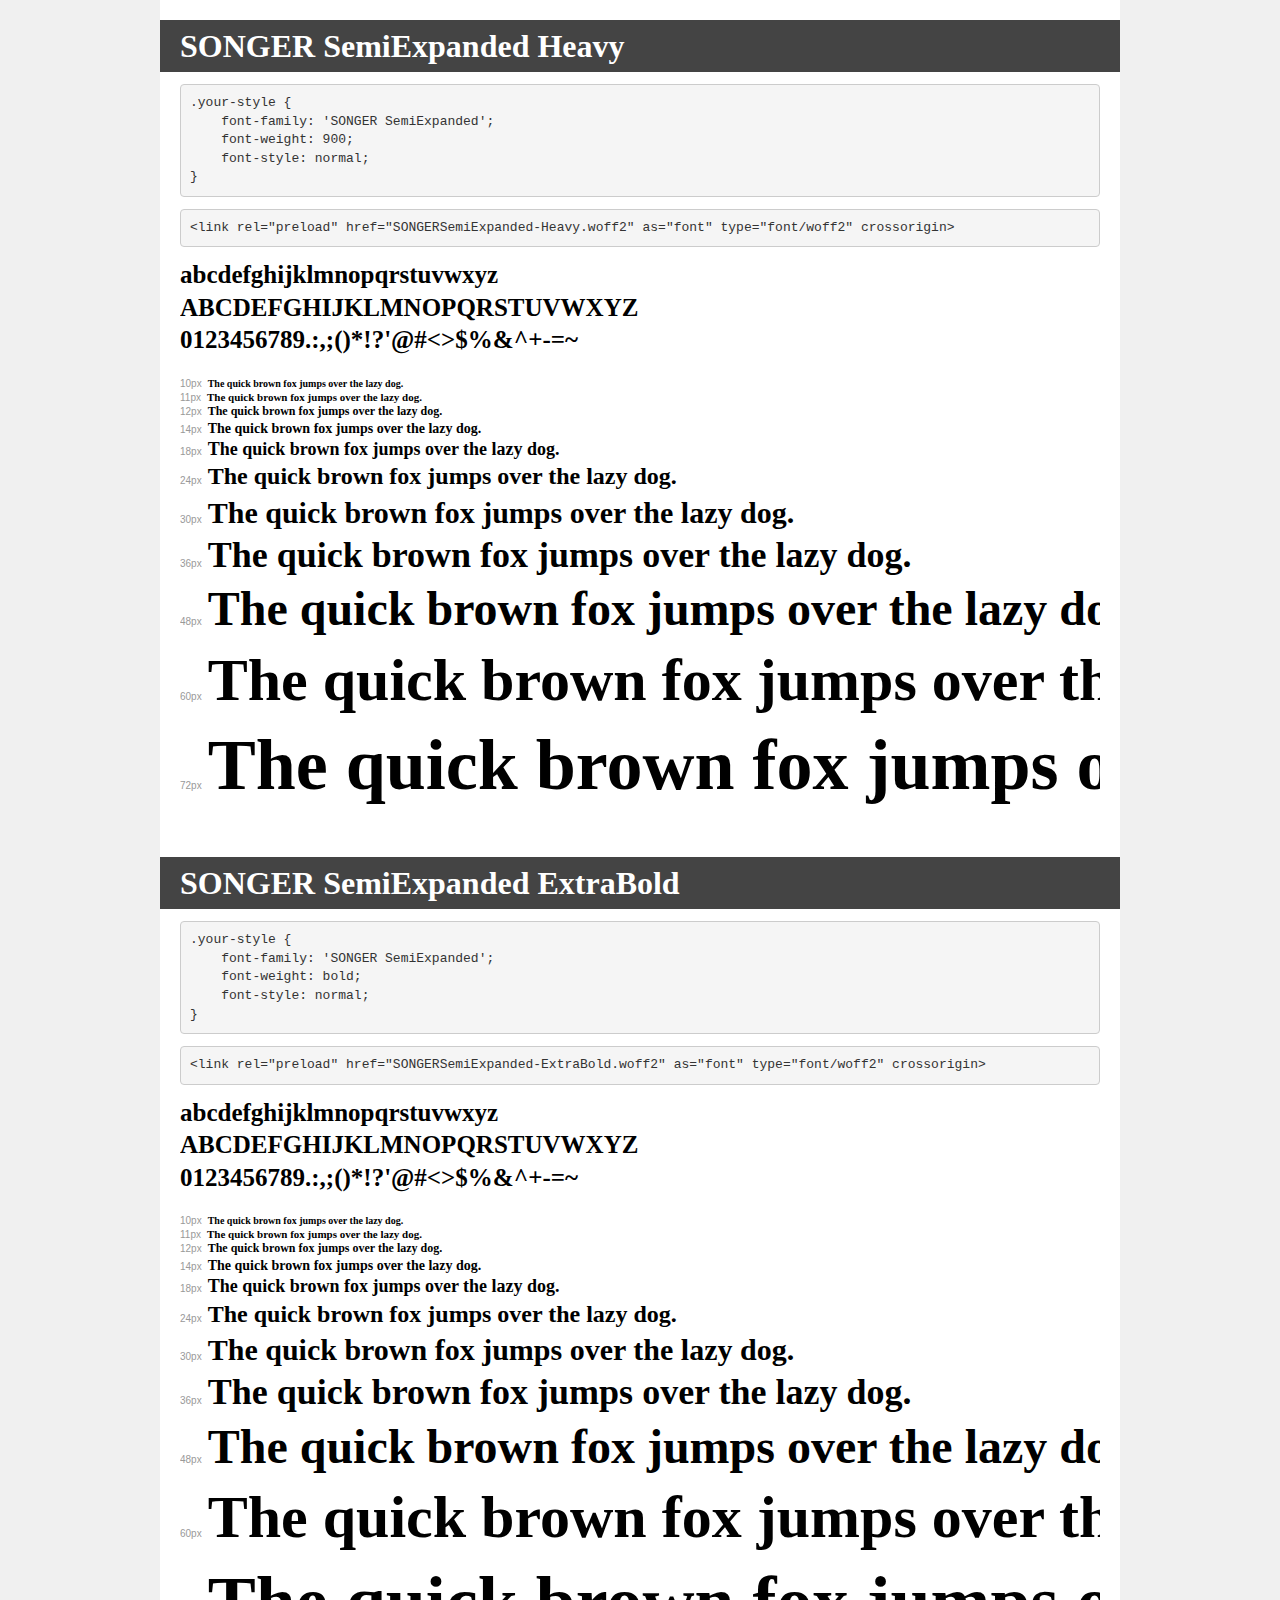
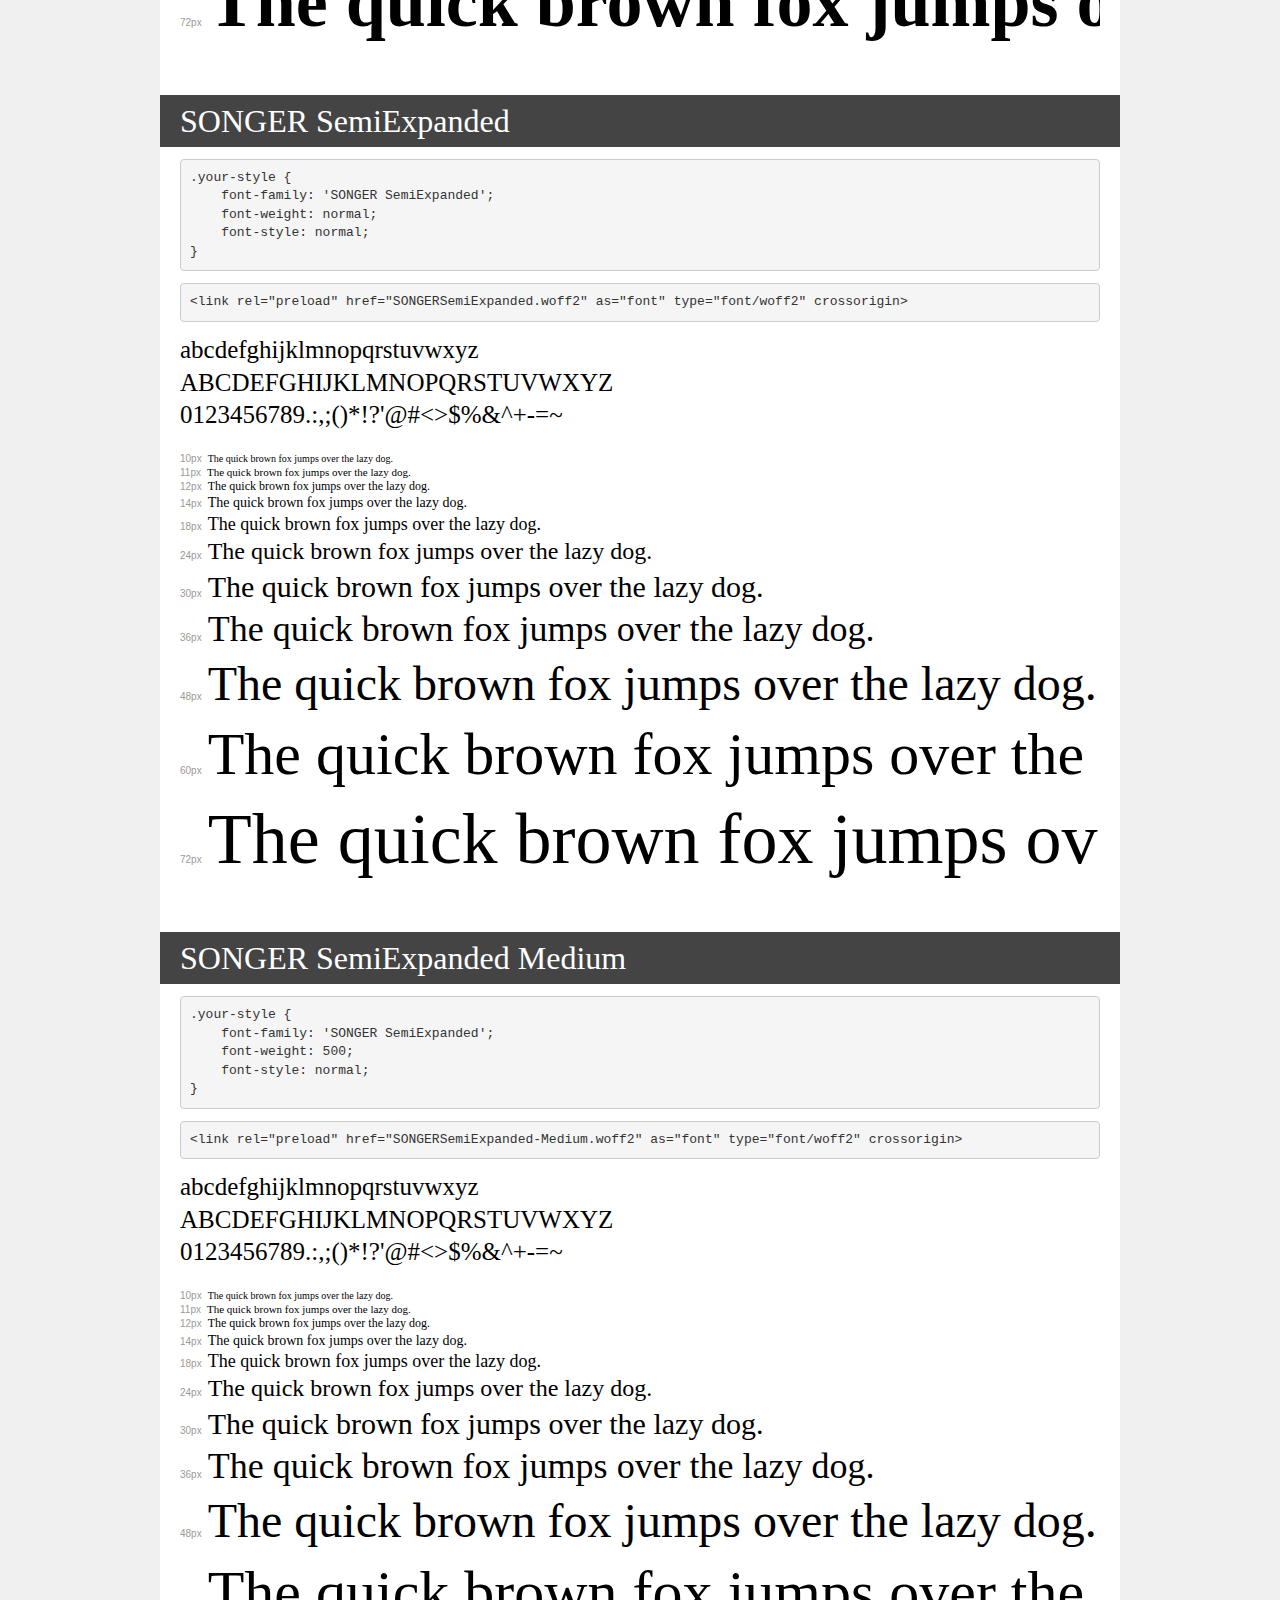
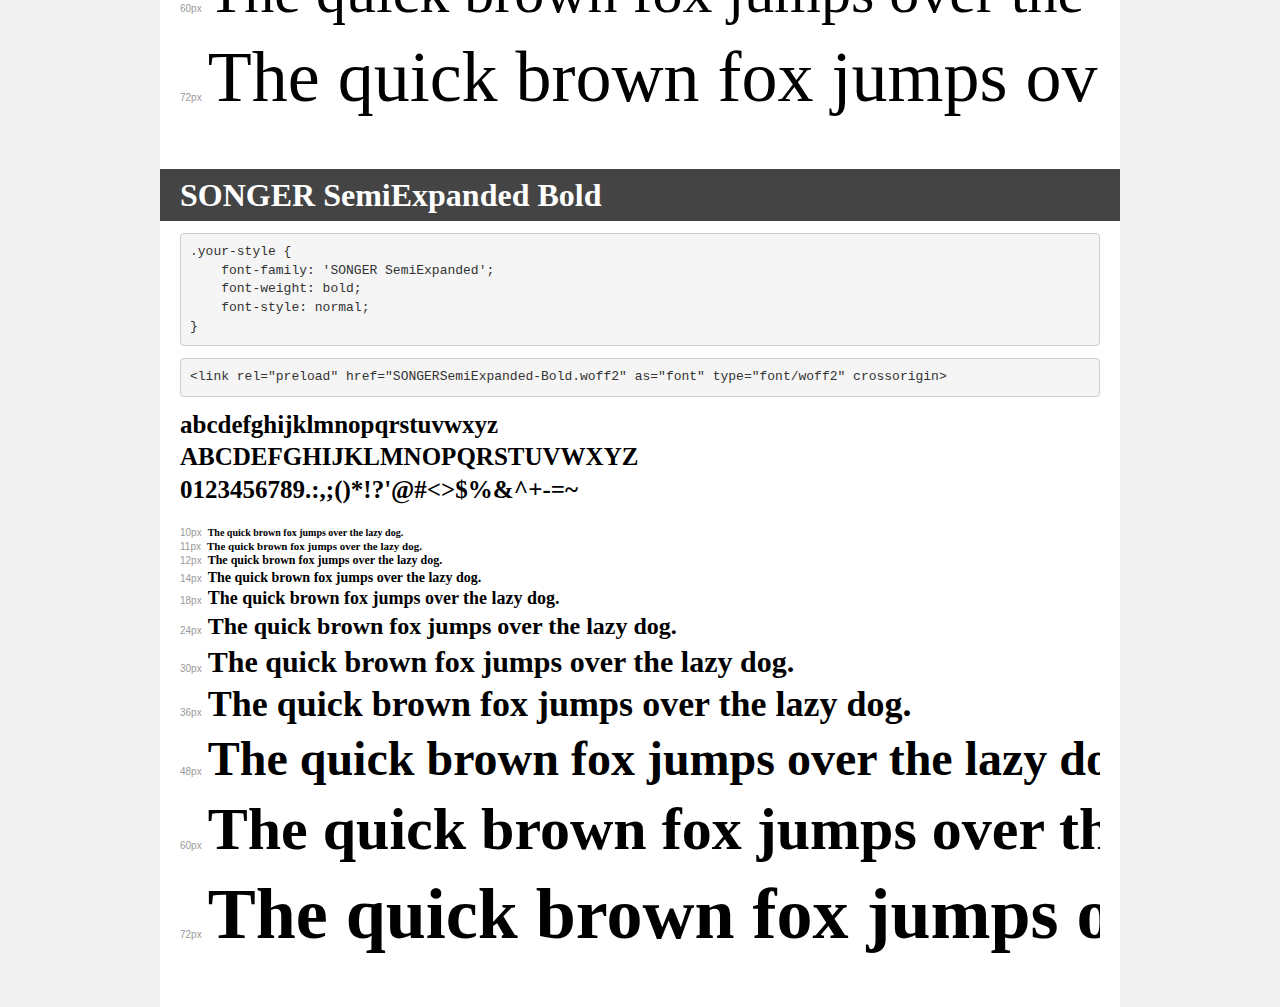
<file: taxi/assets/fonts/songer/demo.html>
<!DOCTYPE html>
<html lang="en">
<head>
    <meta charset="utf-8">
    <meta http-equiv="X-UA-Compatible" content="IE=edge">
    <meta name="viewport" content="width=device-width, initial-scale=1">
    <meta name="robots" content="noindex, noarchive">
    <meta name="format-detection" content="telephone=no">
    <title>Transfonter demo</title>
    <link href="stylesheet.css" rel="stylesheet">
    <style>
        /*
        http://meyerweb.com/eric/tools/css/reset/
        v2.0 | 20110126
        License: none (public domain)
        */
        html, body, div, span, applet, object, iframe,
        h1, h2, h3, h4, h5, h6, p, blockquote, pre,
        a, abbr, acronym, address, big, cite, code,
        del, dfn, em, img, ins, kbd, q, s, samp,
        small, strike, strong, sub, sup, tt, var,
        b, u, i, center,
        dl, dt, dd, ol, ul, li,
        fieldset, form, label, legend,
        table, caption, tbody, tfoot, thead, tr, th, td,
        article, aside, canvas, details, embed,
        figure, figcaption, footer, header, hgroup,
        menu, nav, output, ruby, section, summary,
        time, mark, audio, video {
            margin: 0;
            padding: 0;
            border: 0;
            font-size: 100%;
            font: inherit;
            vertical-align: baseline;
        }
        /* HTML5 display-role reset for older browsers */
        article, aside, details, figcaption, figure,
        footer, header, hgroup, menu, nav, section {
            display: block;
        }
        body {
            line-height: 1;
        }
        ol, ul {
            list-style: none;
        }
        blockquote, q {
            quotes: none;
        }
        blockquote:before, blockquote:after,
        q:before, q:after {
            content: '';
            content: none;
        }
        table {
            border-collapse: collapse;
            border-spacing: 0;
        }
        /* demo styles */
        body {
            background: #f0f0f0;
            color: #000;
        }
        .page {
            background: #fff;
            width: 920px;
            margin: 0 auto;
            padding: 20px 20px 0 20px;
            overflow: hidden;
        }
        .font-container {
            overflow-x: auto;
            overflow-y: hidden;
            margin-bottom: 40px;
            line-height: 1.3;
            white-space: nowrap;
            padding-bottom: 5px;
        }
        h1 {
            position: relative;
            background: #444;
            font-size: 32px;
            color: #fff;
            padding: 10px 20px;
            margin: 0 -20px 12px -20px;
        }
        .letters {
            font-size: 25px;
            margin-bottom: 20px;
        }
        .s10:before {
            content: '10px';
        }
        .s11:before {
            content: '11px';
        }
        .s12:before {
            content: '12px';
        }
        .s14:before {
            content: '14px';
        }
        .s18:before {
            content: '18px';
        }
        .s24:before {
            content: '24px';
        }
        .s30:before {
            content: '30px';
        }
        .s36:before {
            content: '36px';
        }
        .s48:before {
            content: '48px';
        }
        .s60:before {
            content: '60px';
        }
        .s72:before {
            content: '72px';
        }
        .s10:before, .s11:before, .s12:before, .s14:before,
        .s18:before, .s24:before, .s30:before, .s36:before,
        .s48:before, .s60:before, .s72:before {
            font-family: Arial, sans-serif;
            font-size: 10px;
            font-weight: normal;
            font-style: normal;
            color: #999;
            padding-right: 6px;
        }
        pre {
            display: block;
            padding: 9px;
            margin: 0 0 12px;
            font-family: Monaco, Menlo, Consolas, "Courier New", monospace;
            font-size: 13px;
            line-height: 1.428571429;
            color: #333;
            font-weight: normal;
            font-style: normal;
            background-color: #f5f5f5;
            border: 1px solid #ccc;
            overflow-x: auto;
            border-radius: 4px;
        }
        /* responsive */
        @media (max-width: 959px) {
            .page {
                width: auto;
                margin: 0;
            }
        }
    </style>
</head>
<body>
<div class="page">
    <div class="demo">
        <h1 style="font-family: 'SONGER SemiExpanded'; font-weight: 900; font-style: normal;">SONGER SemiExpanded Heavy</h1>
        <pre title="Usage">.your-style {
    font-family: 'SONGER SemiExpanded';
    font-weight: 900;
    font-style: normal;
}</pre>
        <pre title="Preload (optional)">
&lt;link rel=&quot;preload&quot; href=&quot;SONGERSemiExpanded-Heavy.woff2&quot; as=&quot;font&quot; type=&quot;font/woff2&quot; crossorigin&gt;</pre>
        <div class="font-container" style="font-family: 'SONGER SemiExpanded'; font-weight: 900; font-style: normal;">
            <p class="letters">
                abcdefghijklmnopqrstuvwxyz<br>
ABCDEFGHIJKLMNOPQRSTUVWXYZ<br>
                0123456789.:,;()*!?'@#&lt;&gt;$%&^+-=~
            </p>
            <p class="s10" style="font-size: 10px;">The quick brown fox jumps over the lazy dog.</p>
            <p class="s11" style="font-size: 11px;">The quick brown fox jumps over the lazy dog.</p>
            <p class="s12" style="font-size: 12px;">The quick brown fox jumps over the lazy dog.</p>
            <p class="s14" style="font-size: 14px;">The quick brown fox jumps over the lazy dog.</p>
            <p class="s18" style="font-size: 18px;">The quick brown fox jumps over the lazy dog.</p>
            <p class="s24" style="font-size: 24px;">The quick brown fox jumps over the lazy dog.</p>
            <p class="s30" style="font-size: 30px;">The quick brown fox jumps over the lazy dog.</p>
            <p class="s36" style="font-size: 36px;">The quick brown fox jumps over the lazy dog.</p>
            <p class="s48" style="font-size: 48px;">The quick brown fox jumps over the lazy dog.</p>
            <p class="s60" style="font-size: 60px;">The quick brown fox jumps over the lazy dog.</p>
            <p class="s72" style="font-size: 72px;">The quick brown fox jumps over the lazy dog.</p>
        </div>
    </div>

    <div class="demo">
        <h1 style="font-family: 'SONGER SemiExpanded'; font-weight: bold; font-style: normal;">SONGER SemiExpanded ExtraBold</h1>
        <pre title="Usage">.your-style {
    font-family: 'SONGER SemiExpanded';
    font-weight: bold;
    font-style: normal;
}</pre>
        <pre title="Preload (optional)">
&lt;link rel=&quot;preload&quot; href=&quot;SONGERSemiExpanded-ExtraBold.woff2&quot; as=&quot;font&quot; type=&quot;font/woff2&quot; crossorigin&gt;</pre>
        <div class="font-container" style="font-family: 'SONGER SemiExpanded'; font-weight: bold; font-style: normal;">
            <p class="letters">
                abcdefghijklmnopqrstuvwxyz<br>
ABCDEFGHIJKLMNOPQRSTUVWXYZ<br>
                0123456789.:,;()*!?'@#&lt;&gt;$%&^+-=~
            </p>
            <p class="s10" style="font-size: 10px;">The quick brown fox jumps over the lazy dog.</p>
            <p class="s11" style="font-size: 11px;">The quick brown fox jumps over the lazy dog.</p>
            <p class="s12" style="font-size: 12px;">The quick brown fox jumps over the lazy dog.</p>
            <p class="s14" style="font-size: 14px;">The quick brown fox jumps over the lazy dog.</p>
            <p class="s18" style="font-size: 18px;">The quick brown fox jumps over the lazy dog.</p>
            <p class="s24" style="font-size: 24px;">The quick brown fox jumps over the lazy dog.</p>
            <p class="s30" style="font-size: 30px;">The quick brown fox jumps over the lazy dog.</p>
            <p class="s36" style="font-size: 36px;">The quick brown fox jumps over the lazy dog.</p>
            <p class="s48" style="font-size: 48px;">The quick brown fox jumps over the lazy dog.</p>
            <p class="s60" style="font-size: 60px;">The quick brown fox jumps over the lazy dog.</p>
            <p class="s72" style="font-size: 72px;">The quick brown fox jumps over the lazy dog.</p>
        </div>
    </div>

    <div class="demo">
        <h1 style="font-family: 'SONGER SemiExpanded'; font-weight: normal; font-style: normal;">SONGER SemiExpanded</h1>
        <pre title="Usage">.your-style {
    font-family: 'SONGER SemiExpanded';
    font-weight: normal;
    font-style: normal;
}</pre>
        <pre title="Preload (optional)">
&lt;link rel=&quot;preload&quot; href=&quot;SONGERSemiExpanded.woff2&quot; as=&quot;font&quot; type=&quot;font/woff2&quot; crossorigin&gt;</pre>
        <div class="font-container" style="font-family: 'SONGER SemiExpanded'; font-weight: normal; font-style: normal;">
            <p class="letters">
                abcdefghijklmnopqrstuvwxyz<br>
ABCDEFGHIJKLMNOPQRSTUVWXYZ<br>
                0123456789.:,;()*!?'@#&lt;&gt;$%&^+-=~
            </p>
            <p class="s10" style="font-size: 10px;">The quick brown fox jumps over the lazy dog.</p>
            <p class="s11" style="font-size: 11px;">The quick brown fox jumps over the lazy dog.</p>
            <p class="s12" style="font-size: 12px;">The quick brown fox jumps over the lazy dog.</p>
            <p class="s14" style="font-size: 14px;">The quick brown fox jumps over the lazy dog.</p>
            <p class="s18" style="font-size: 18px;">The quick brown fox jumps over the lazy dog.</p>
            <p class="s24" style="font-size: 24px;">The quick brown fox jumps over the lazy dog.</p>
            <p class="s30" style="font-size: 30px;">The quick brown fox jumps over the lazy dog.</p>
            <p class="s36" style="font-size: 36px;">The quick brown fox jumps over the lazy dog.</p>
            <p class="s48" style="font-size: 48px;">The quick brown fox jumps over the lazy dog.</p>
            <p class="s60" style="font-size: 60px;">The quick brown fox jumps over the lazy dog.</p>
            <p class="s72" style="font-size: 72px;">The quick brown fox jumps over the lazy dog.</p>
        </div>
    </div>

    <div class="demo">
        <h1 style="font-family: 'SONGER SemiExpanded'; font-weight: 500; font-style: normal;">SONGER SemiExpanded Medium</h1>
        <pre title="Usage">.your-style {
    font-family: 'SONGER SemiExpanded';
    font-weight: 500;
    font-style: normal;
}</pre>
        <pre title="Preload (optional)">
&lt;link rel=&quot;preload&quot; href=&quot;SONGERSemiExpanded-Medium.woff2&quot; as=&quot;font&quot; type=&quot;font/woff2&quot; crossorigin&gt;</pre>
        <div class="font-container" style="font-family: 'SONGER SemiExpanded'; font-weight: 500; font-style: normal;">
            <p class="letters">
                abcdefghijklmnopqrstuvwxyz<br>
ABCDEFGHIJKLMNOPQRSTUVWXYZ<br>
                0123456789.:,;()*!?'@#&lt;&gt;$%&^+-=~
            </p>
            <p class="s10" style="font-size: 10px;">The quick brown fox jumps over the lazy dog.</p>
            <p class="s11" style="font-size: 11px;">The quick brown fox jumps over the lazy dog.</p>
            <p class="s12" style="font-size: 12px;">The quick brown fox jumps over the lazy dog.</p>
            <p class="s14" style="font-size: 14px;">The quick brown fox jumps over the lazy dog.</p>
            <p class="s18" style="font-size: 18px;">The quick brown fox jumps over the lazy dog.</p>
            <p class="s24" style="font-size: 24px;">The quick brown fox jumps over the lazy dog.</p>
            <p class="s30" style="font-size: 30px;">The quick brown fox jumps over the lazy dog.</p>
            <p class="s36" style="font-size: 36px;">The quick brown fox jumps over the lazy dog.</p>
            <p class="s48" style="font-size: 48px;">The quick brown fox jumps over the lazy dog.</p>
            <p class="s60" style="font-size: 60px;">The quick brown fox jumps over the lazy dog.</p>
            <p class="s72" style="font-size: 72px;">The quick brown fox jumps over the lazy dog.</p>
        </div>
    </div>

    <div class="demo">
        <h1 style="font-family: 'SONGER SemiExpanded'; font-weight: bold; font-style: normal;">SONGER SemiExpanded Bold</h1>
        <pre title="Usage">.your-style {
    font-family: 'SONGER SemiExpanded';
    font-weight: bold;
    font-style: normal;
}</pre>
        <pre title="Preload (optional)">
&lt;link rel=&quot;preload&quot; href=&quot;SONGERSemiExpanded-Bold.woff2&quot; as=&quot;font&quot; type=&quot;font/woff2&quot; crossorigin&gt;</pre>
        <div class="font-container" style="font-family: 'SONGER SemiExpanded'; font-weight: bold; font-style: normal;">
            <p class="letters">
                abcdefghijklmnopqrstuvwxyz<br>
ABCDEFGHIJKLMNOPQRSTUVWXYZ<br>
                0123456789.:,;()*!?'@#&lt;&gt;$%&^+-=~
            </p>
            <p class="s10" style="font-size: 10px;">The quick brown fox jumps over the lazy dog.</p>
            <p class="s11" style="font-size: 11px;">The quick brown fox jumps over the lazy dog.</p>
            <p class="s12" style="font-size: 12px;">The quick brown fox jumps over the lazy dog.</p>
            <p class="s14" style="font-size: 14px;">The quick brown fox jumps over the lazy dog.</p>
            <p class="s18" style="font-size: 18px;">The quick brown fox jumps over the lazy dog.</p>
            <p class="s24" style="font-size: 24px;">The quick brown fox jumps over the lazy dog.</p>
            <p class="s30" style="font-size: 30px;">The quick brown fox jumps over the lazy dog.</p>
            <p class="s36" style="font-size: 36px;">The quick brown fox jumps over the lazy dog.</p>
            <p class="s48" style="font-size: 48px;">The quick brown fox jumps over the lazy dog.</p>
            <p class="s60" style="font-size: 60px;">The quick brown fox jumps over the lazy dog.</p>
            <p class="s72" style="font-size: 72px;">The quick brown fox jumps over the lazy dog.</p>
        </div>
    </div>

</div>
</body>
</html>
</file>
<file: taxi/css/style.css>
@import url('https://fonts.googleapis.com/css2?family=Montserrat:ital,wght@0,100;0,200;0,300;0,400;0,500;0,600;0,700;0,800;0,900;1,100;1,200;1,300;1,400;1,500;1,600;1,700;1,800;1,900&display=swap');
@import url('https://fonts.googleapis.com/css2?family=Inter:wght@300;400;500;700&display=swap');
@import "../assets/fonts/songer/stylesheet.css";
@import "slick-theme.css";
@import "slick.css";

/*font-family: 'Montserrat', sans-serif;
font-family: 'songer',sans-serif;
*/

* {
  margin: 0;
  padding: 0;
  box-sizing: border-box;
  list-style-type: none;
  text-decoration: none;
  outline: none;
  text-decoration-skip-ink: none;
  border: none;
  -webkit-tap-highlight-color: rgba(0, 0, 0, 0);
  font-family: 'Montserrat', sans-serif;
  scroll-behavior: smooth;
}

*::selection {
  background: none;
}

body {
  background: #f8f8f8;
}

@media (min-width: 1368px) {
  .wrapper {
    position: relative;
    max-width: 1864px;
    width: 100%;
    padding: 0 82px;
    margin: 0 auto;
  }
}


@media (max-width: 1367px) {
  .wrapper {
    position: relative;
    max-width: 1220px;
    margin: 0 auto;
    padding: 0 10px;
  }
}

.wrapper-big {
  position: relative;
  max-width: 1864px;
  margin: 0 auto;
}

.wrapper-search {
  max-width: 1040px;
  margin: 0 auto;
  padding: 0 20px;
}

.navigation-site__wrapper {
  min-width: 1368px;
}

.mobile-menu {
  display: none;
}

.header {
  position: fixed;
  top: 0;
  left: 0;
  width: 100%;
  z-index: 11;
  transition: 0.3s;
  background: #0000007a;
}

.header.scroll,
.header.header-page {
  background: hsl(52deg 25.87% 3.24% / 70%);
  backdrop-filter: blur(39.5px);
  -webkit-backdrop-filter: blur(39.5px);
}

.header-mobile {
  display: none;
  background: #fff;
  box-shadow: 0px 4px 9px rgba(0, 0, 0, 0.1);
  padding: 18px 0;
}

.header-mobile.scroll,
.header.header-page {
  background: #fff;
}

.header.scroll .header-logo,
.header.header-page .header-logo {
  display: none;
}

.header-logo--scroll {
  display: none;
}

.header.scroll .header-logo--scroll,
.header.header-page .header-logo--scroll {
  display: block;
}

.header-top {
  padding: 24px 0;
}

.header-bottom {
  border-top: 1px solid rgba(255, 255, 255, 0.25);
  border-bottom: 1px solid rgba(255, 255, 255, 0.25);
}

.header.scroll .header-bottom,
.header.header-page .header-bottom {
  border-top: 1px solid rgba(51, 51, 51, 0.07);
}

.header .wrapper {
  display: flex;
  align-items: center;
  justify-content: space-between;
}

.header-top-main {
  display: flex;
  align-items: center;
  justify-content: space-between;
}

.header-location {
  display: flex;
  margin-left: 41px;
}

.header-location__item {
  display: flex;
  align-items: center;
}

.header-location__item:not(:last-child) {
  margin-right: 35px;
}

.header-location__item-link {
  display: flex;
  transition: 0.3s;
}

.header-location__item-link:hover .header-location__item-text {
  color: #fff;
}

.header-location__item-link svg {
  transition: 0.3s;
  fill: rgba(255, 255, 255, 0.8);
}

.header-location__item-link:hover svg {
  fill: #fff;
}

.header-location__item-text {
  font-style: normal;
  font-weight: 400;
  font-size: 13px;
  line-height: 16px;
  color: rgba(255, 255, 255, 0.8);
  margin-left: 8px;
}

.header-top-panel {
  display: flex;
}

.header-top-panel__wrapper {
  display: flex;
  align-items: center;
}

.header-top-panel__wrapper:last-child {
  position: relative;
  padding-left: 43px;
}

.header-top-panel__social {
  display: flex;
  align-items: center;
  margin-right: 18px;
}

.header-top-panel__search {
  margin: 0 10px 0 20px;
}

.header-top-panel__wrapper svg {
  fill: rgba(255, 255, 255, 0.8);
  transition: 0.3s;
}

.header-top-panel__social:hover svg,
.header-top-panel__eye:hover svg,
.header-top-panel__search:hover svg {
  fill: #fff;
}


.header-top-panel__eye,
.header-top-panel__search {
  cursor: pointer;
}

.header.scroll *,
.header.header-page * {
  color: white;

}

.header.scroll .header-location__item-link svg,
.header.scroll * .header-top-panel__social svg,
.header.scroll * .header-top-panel__eye svg,
.header.scroll * .header-top-panel__search svg {
  fill: white;
}

.header.header-page .header-location__item-link svg,
.header.header-page * .header-top-panel__social svg,
.header.header-page * .header-top-panel__eye svg,
.header.header-page * .header-top-panel__search svg {
  fill: white;
}

.nan-list {
  display: flex;
}

.nav-list__item {
  position: relative;
  padding: 8px 0;
}

.nav-list__item:before {
  position: absolute;
  content: "";
  width: 0;
  height: 1px;
  background: #fd0;
  bottom: 0;
  transition: 0.5s;
}

.nav-list__item:hover:before {
  width: 100%;
}

.nav-list__item:not(:last-child) {
  margin-right: 35px;
}

.nav-list__item a {
  font-style: normal;
  font-weight: 500;
  font-size: 14px;
  line-height: 17px;
  letter-spacing: -0.01em;
  color: rgba(255, 255, 255, 0.8);
}

.nav-submenu {
  position: fixed;
  left: -100%;
  top: 119px;
  width: 100%;
  background: #fff;
  box-shadow: 0px 4px 21px rgba(0, 0, 0, 0.03);
  opacity: 0;
  z-index: -1;
  transition: 0.3s;
}

@media (min-width: 900px) {
  .nav-list__item:hover .nav-submenu {
    left: 0;
    opacity: 1;
    z-index: 10;
  }
}

.nan-submenu-list {
  display: flex;
  align-items: center;
  padding: 12px 0;
}

.nan-submenu-list__item:not(:last-child) {
  margin-right: 37px;
}

.nan-submenu-list__item a {
  position: relative;
  font-style: normal;
  font-weight: 400;
  font-size: 14px;
  line-height: 17px;
  letter-spacing: -0.01em;
  color: #545454;
}

.nan-submenu-list__item a:after {
  position: absolute;
  content: "";
  width: 100%;
  left: 0;
  bottom: -2px;
  border-bottom: 1px dashed transparent;
  opacity: 0;
  transition: 0.3s;
}

.nan-submenu-list__item:hover a:after {
  border-bottom: 1px dashed #717171;
  opacity: 1;
}

.nan-submenu-list__item:hover a {
  color: #717171;
}

.header-bottom-panel-page {
  font-weight: 500;
  font-size: 14px;
  line-height: 17px;
  letter-spacing: -0.01em;
  color: rgba(255, 255, 255, 0.8);
  margin-left: 36px;
}

.header-bottom-panel-page:hover,
.nav-list__item:hover > a {
  color: #fff;
}

.header.scroll .header-bottom-panel-page:hover,
.header.scroll .nav-list__item:hover > a,
.header.scroll .header-location__item-link:hover .header-location__item-text,
.header.scroll .header-location__item-link:hover svg,
.header.scroll * .header-top-panel__social:hover svg,
.header.scroll * .header-top-panel__eye:hover svg,
.header.scroll * .header-top-panel__search:hover svg {
  color: #e6cb0c;
  fill: #e6cb0c;
}

.header.header-page .header-bottom-panel-page:hover,
.header.header-page .nav-list__item:hover > a,
.header.header-page .header-location__item-link:hover .header-location__item-text,
.header.header-page .header-location__item-link:hover svg,
.header.header-page * .header-top-panel__social:hover svg,
.header.header-page * .header-top-panel__eye:hover svg,
.header.header-page * .header-top-panel__search:hover svg {
  color: #e6cb0c;
  fill: #e6cb0c;
}

.main {
  position: relative;
  height: 646px;
  background: black;
  overflow: hidden;
}

.main-slider__slide:before {
  position: absolute;
  content: "";
  width: 100%;
  height: 100%;
  background: linear-gradient(90.08deg, #948f62 0.07%, rgba(153, 148, 101, 0) 47.56%, rgba(215, 205, 205, 0) 99.18%);
}

.main-slider,
.slick-list,
.slick-track,
.slick-slide > div,
.main-slider__slide,
.main-slider__slide .wrapper {
  height: 100%;
}
.main-slider__slide {
  display: block !important;
}

.slick-slide {
  position: relative;
  overflow-x: hidden;
}

.slide-content {
  position: relative;
  height: 100%;
}

.main-description {
  position: absolute;
  top: 50%;
  left: 7%;
  transform: translate(0, -50%);
  padding: 54px 60px 52px 0;
  z-index: 2;
}

.main-slide__title {
  font-family: 'SONGER', sans-serif;
  max-width: 540px;
  font-weight: 900;
  font-size: 36px;
  line-height: 47px;
  color: #373737;
  text-transform: uppercase;
}

.main-slide__title span {
  font-family: 'SONGER', sans-serif;
  color: white;
}

.main-slide__subtitle {
  max-width: 373px;
  font-style: normal;
  font-weight: 400;
  font-size: 17px;
  line-height: 21px;
  color: #373737;
  margin: 13px 0 22px;
}

.main-slider__slide--white .main-slide__title,
.main-slider__slide--white .main-slide__subtitle {
  color: black;
}

.main-slide__link {
  display: flex;
  flex-direction: column;
  align-items: flex-start;
}

.main-slide__link:hover .main-slide__collection-name:after {
  transform: translate(8px, 0);
}

.main-slider-arrows {
  position: absolute;
  display: flex;
  right: -12px;
  bottom: 60px;
}

.main-slider-prevArrow:after {
  content: url("../assets/img/arrow-main-prew.svg");
  cursor: pointer;
  margin-right: 10px;
}

.main-slider-nextArrow:after {
  content: url("../assets/img/arrow-main-next.svg");
  cursor: pointer;
  margin-left: 10px;
}

.main-slider__sum {
  position: absolute;
  display: flex;
  align-items: flex-end;
  right: -10px;
  bottom: 83px;
}

.main-slider-nav {
  position: relative;
  right: 10%;
}


.slider-counter-sum,
.main-slider-slash,
.slider-counter {
  font-family: 'Inter', sans-serif;
  font-style: normal;
  font-weight: 400;
  font-size: 20px;
  line-height: 24px;
  text-align: center;
  color: white;
}

.slider-counter {
  color: #fd0;
}

.slick-dots li button:before {
  content: none;
}

.main-dots .slick-dots {
  position: static;
}

.main-dots .slick-dots li {
  width: 6px;
  height: 6px;
  background: #fd0;
  transition: 0.3s;
  border-radius: 50%;
  margin: 0 7px;
}

.main-dots .slick-dots li.slick-active {
  width: 34px;
  height: 6px;
  background: white;
  border-radius: 5px;
}


.main-dots .slick-dots li button {
  display: none;
}

.btn {
  display: inline-flex;
  align-items: center;
  background: #fd0 url("../assets/img/arrow-btn.svg") no-repeat 96% 7px;
  border-radius: 2px;
  font-weight: 600;
  font-size: 12px;
  line-height: 15px;
  text-transform: uppercase;
  color: #333;
  padding: 14px 32px;
  transition: 0.3s;
  cursor: pointer;
}

.btn:hover {
  background: #ffea61 url("../assets/img/arrow-btn.svg") no-repeat 96% 7px;
}

.main-slider__img {
  position: absolute;
  top: 37%;
  right: 10%;
  transform: translate(-50%);
  width: 322px;
  height: 291px;
}

.main-container-bg {
  background: linear-gradient(0deg, #eceff0 2.08%, #eceff0 61.24%, rgba(236, 239, 240, 0) 100%);
}

.main-shops-container {
  padding: 58px 0 93px;
}

.title-section {
  font-family: 'SONGER', sans-serif;
  font-style: normal;
  font-weight: 700;
  font-size: 40px;
  line-height: 53px;
  color: #333;
  margin-bottom: 40px;
  text-align: center;
}

.main-shops-content {
  display: flex;
  gap: 30px;
}

.main-shops-img {
  position: relative;
  width: 50%;
}

.main-shop-name {
  width: 50%;
}

.main-shops-img-container {
  position: absolute;
  width: 100%;
  top: 0;
  left: 0;
  display: flex;
  gap: 10px;
  opacity: 0;
  z-index: -1;
  transition: 0.3s;
}

.main-shops-img-container.active {
  z-index: 1;
  opacity: 1;
}

.main-shops-img__item {
  overflow: hidden;
}

.main-shops-img__item--1 {
  width: 100%;
  height: 300px;
}

.main-shops-img__item img {
  width: 100%;
  height: 100%;
  object-fit: cover;
}

.main-shop-list {
  margin-bottom: 19px;
}

.main-shop-list__item {
  padding: 0 107px 0 40px;
  cursor: pointer;
  transition: 0.5s;
}

.main-shop-list__item.active {
  background: #fd0;
}

.main-shop-list__item a {
  display: flex;
  justify-content: space-between;
  align-items: center;
  padding: 18px 0 17px;
}

.main-shop-list__item:not(.active):not(:last-child):not(.border-none) a {
  border-bottom: 1px solid rgba(51, 51, 51, 0.25);
}

.main-shop-list__item.border-none a,
.main-shop-list__item.active a {
  border-bottom: 1px solid transparent;
}

.main-shop-list__description {
  font-family: 'SONGER', sans-serif;
  font-style: normal;
  font-weight: 700;
  font-size: 17px;
  line-height: 23px;
  color: #333;
}

.main-shop-list__amount {
  position: relative;
  font-size: 13px;
  line-height: 16px;
  color: #333;
  padding-right: 30px;
}

.main-shop-list__amount:after {
  position: absolute;
  content: url("../assets/img/arrow-shop.svg");
  right: 5px;
  transition: 0.3s;
}

.main-shop-list__item.active .main-shop-list__amount:after {
  transform: rotate(-45deg);
}

.main-shop-name__btn {
  display: block;
  width: 169px;
  margin-left: auto;
  margin-right: 107px;
}

.main-news {
  padding: 73px 0 60px;
  background: #f5f5f5;
}

.main-news-list {
  display: flex;
}

.main-news-grid {
  display: flex;
  flex-wrap: wrap;
  flex-grow: 1;
}

.main-news__item {
  position: relative;
  padding: 30px;
  width: 25%;
  height: 330px;
  background: white;
}

.main-news-grid .main-news__item {
  width: 33%;
}

.main-news__banner {
  height: 660px;
  flex-shrink: 0;
}

.main-news__header {
  position: absolute;
  width: 100%;
  display: flex;
  justify-content: space-between;
  align-items: center;
  top: 30px;
  left: 0;
  padding: 0 30px;
  z-index: 2;
  transition: 0.3s;
}

.main-news__header-name {
  font-family: 'SONGER', sans-serif;
  font-style: normal;
  font-weight: 500;
  font-size: 16px;
  line-height: 21px;
  text-transform: uppercase;
  color: #fff;
  transition: 0.3s;
}

.main-news__header-data {
  font-family: 'SONGER', sans-serif;
  font-style: normal;
  font-weight: 500;
  font-size: 14px;
  line-height: 18px;
  text-transform: uppercase;
  color: #fff;
  transition: 0.3s;
}

.main-news__bottom {
  position: absolute;
  display: flex;
  flex-direction: column;
  width: 100%;
  padding: 0 30px;
  bottom: 30px;
  left: 0;
  z-index: 2;
  transition: 0.3s;
}

.main-news__item-img {
  position: absolute;
  top: 0;
  left: 0;
  width: 100%;
  height: 100%;
  overflow: hidden;
  z-index: -1;
  opacity: 0;
  transition: 1s;
}

.main-news__item--active .main-news__item-img {
  z-index: 1;
  opacity: 1;
}

.main-news__item-img img {
  width: 100%;
  height: 100%;
  object-fit: cover;
  transition: 0.5s;
}

.main-news__title {
  min-height: 46px;
  font-family: 'SONGER', sans-serif;
  font-style: normal;
  font-weight: 700;
  font-size: 17px;
  line-height: 23px;
  color: #fff;
  margin-bottom: 10px;
  transition: 0.3s;
}

.main-news__description {
  font-weight: 500;
  font-size: 13px;
  line-height: 16px;
  letter-spacing: -0.01em;
  color: #fff;
  transition: 0.3s;
}

.main-news__item:not(.main-news__item--active) .main-news__header-name,
.main-news__item:not(.main-news__item--active) .main-news__header-data,
.main-news__item:not(.main-news__item--active) .main-news__title,
.main-news__item:not(.main-news__item--active) .main-news__description {
  color: #333;
}

.main-news__item:hover .main-news__title {
  text-decoration-line: underline;
}

.main-news__item:hover .main-news__item-img {
  opacity: 1;
  z-index: 1;
}


.main-news__item:hover .main-news__header-name,
.main-news__item:hover .main-news__header-data,
.main-news__item:hover .main-news__title,
.main-news__item:hover .main-news__description {
  color: #fff;
}


.main-news__item--active:hover img {
  transform: scale(1.1);
}

@media (max-width: 1500px) {

  .main-news__item {
    width: 33%;
  }

  .main-news-grid .main-news__item {
    width: 50%;
  }
  .main-news__item--additional {
    display: none;
  }
}

.footer {
  position: relative;
  background: #535353;
  padding-top: 70px;
  z-index: 1;
}

.footer-bottom {
  padding: 10px 0 5px;
  background: #434343;
}

.footer-top-content {
  display: flex;
  justify-content: space-between;
  gap: 97px;
  padding-bottom: 60px;
}

.footer-top-content__item {
  display: flex;
  flex-direction: column;
  align-items: flex-start;
}

.footer-social {
  margin-top: 36px;
}

.footer-social__title {
  font-style: normal;
  font-weight: 400;
  font-size: 12px;
  line-height: 15px;
  color: #e2e2e2;
}

.footer-social__list {
  display: flex;
  align-items: center;
  margin-top: 8px;
}

.footer-social__list__item:not(:last-child) {
  margin-right: 10px;
}

.footer-phone {
  position: relative;
  font-size: 16px;
  line-height: 20px;
  color: rgba(255, 255, 255, 0.8);
  transition: 0.3s;
  margin-bottom: 16px;
}

.footer-phone span {
  margin-right: 14px;
}

.footer-phone svg {
  fill: rgba(255, 255, 255, 0.8);
}

.footer-phone:hover,
.footer-phone:hover svg {
  color: rgba(255, 255, 255, 1);
  fill: rgba(255, 255, 255, 1);
}

.footer-nav {
  display: flex;
}

.footer-nav-list:first-child .footer-nav-list__item {
  padding-right: 53px;
}

.footer-nav-list:nth-child(2) .footer-nav-list__item {
  padding-right: 44px;
}

.footer-nav-list:last-child .footer-nav-list__item {
  padding-right: 0;
}

.footer-nav-list__item {
  min-width: 111px;
  padding-right: 27px;
  margin: 8px 0;
}

.footer-nav-list:last-child .footer-nav-list__item {
  min-width: inherit;
}

.footer-nav-list__item:last-child {
  margin-bottom: 0;
}

.footer-nav-list__item:first-child {
  padding-bottom: 14px;
  margin-bottom: 14px;
  border-bottom: 1px solid rgba(255, 255, 255, 0.15);
}

.footer-nav-list__item a {
  position: relative;
  font-style: normal;
  font-weight: 400;
  font-size: 14px;
  line-height: 17px;
  color: rgba(255, 255, 255, 0.8);
  transition: 0.3s;
}

.footer-nav-list__item a:after {
  position: absolute;
  content: "";
  left: 0;
  bottom: -2px;
  width: 100%;
  border-bottom: 1px dashed transparent;
  transition: 0.3s;
}

.footer-nav-list__item:hover a {
  color: rgba(255, 255, 255, 1);
}


.footer-nav-list__item:hover a:after {
  border-bottom: 1px dashed #fff;
}


.footer-bottom-content {
  display: flex;
  justify-content: space-between;
  align-items: center;
}

.footer-bottom-company {
  display: flex;
  align-items: center;
}

.personal-data {
  position: relative;
  font-weight: 400;
  font-size: 12px;
  line-height: 15px;
  color: rgba(255, 255, 255, 0.8);
}

.personal-data:after {
  position: absolute;
  content: "";
  bottom: -2px;
  left: 0;
  width: 100%;
  border-bottom: 1px dashed rgba(255, 255, 255, 1);
  transition: 0.3s;
}

.personal-data:hover {
  color: rgba(255, 255, 255, 1);
}

.personal-data:hover:after {
  position: absolute;
  content: "";
  bottom: -2px;
  left: 0;
  width: 100%;
  border-bottom: 1px dashed transparent;
}

.footer-bottom-company p {
  font-weight: 400;
  font-size: 12px;
  line-height: 15px;
  color: rgba(255, 255, 255, 0.8);
  margin-left: 50px;
}

.footer-development {
  display: flex;
  align-items: center;
}

.footer-development__description {
  font-style: normal;
  font-weight: 400;
  font-size: 12px;
  line-height: 15px;
  color: rgba(255, 255, 255, 0.8);
  margin: 0 16px 5px 0;
  transition: 0.3s;
}

.footer-development__logo svg {
  fill: rgba(255, 255, 255, 0.8);
  transition: 0.3s;
}

.footer-development:hover svg {
  fill: rgba(255, 255, 255, 1);
}

.footer-development:hover .footer-development__description {
  color: rgba(255, 255, 255, 1);
}

.fast-search {
  position: fixed;
  width: 100%;
  top: 85px;
  z-index: -1;
  opacity: 0;
  background: #fff;
  box-shadow: 0px 4px 9px rgba(0, 0, 0, 0.08);
  transition: 0.3s;
}

.fast-search.active {
  z-index: 11;
  opacity: 1;
}

.fast-search-header {
  position: relative;
  display: flex;
  align-items: center;
  padding: 11px 0;
}

.search-btn {
  margin-right: 18px;
}

.search-line {
  flex-grow: 1;
}

.fast-search-input,
.fast-search-input::placeholder {
  width: 100%;
  font-weight: 400;
  font-size: 14px;
  line-height: 17px;
  color: #838383;
}

.search-result {
  position: relative;
  border-top: 1px solid #e1e1e1;
  height: 0;
  opacity: 0;
  z-index: -1;
  transition: 0.3s;
}

.search-result.active {
  height: auto;
  padding-bottom: 30px;
  z-index: 11;
  opacity: 1;
}

.search-result-list {
  display: flex;
  flex-direction: column;
}

.search-result-list__item {
  padding: 20px 0 20px 37px;
}

.search-result-list__item a {
  font-family: 'Inter', sans-serif;
  font-style: normal;
  font-weight: 700;
  font-size: 16px;
  line-height: 19px;
  color: #0f0f0f;
}

.search-result-list__item:not(:last-child) {
  border-bottom: 1px solid #e1e1e1;
}

.search-result-no-result {
  padding: 10px 0 20px 37px;
  font-size: 14px;
  line-height: 17px;
  color: #333;
}

.search-result-btn {
  display: flex;
  justify-content: center;
  font-weight: 400;
  font-size: 14px;
  line-height: 17px;
  color: #838383;
  margin-top: 10px;
  transition: 0.3s;
}

.search-result-btn span {
  margin-left: 8px;
}

.search-result-btn:hover {
  color: #717171;
}

.search-cross {
  cursor: pointer;
}

.search-btn {
  cursor: pointer;
}


@media (max-width: 1200px) {

  .main-slide__title {
    font-size: 30px;
    line-height: 43px;
  }

  .main-slide__subtitle {
    font-size: 14px;
    line-height: 17px;
    margin: 5px 0 20px;
  }

  .main-description {
    left: 0;
  }

  .main-slider__img {
    right: -15%;
  }

  .navigation__item:hover img {
    display: none;
  }

  .title-section {
    font-size: 30px;
    line-height: 40px;
  }

  .main-shops-content {
    display: flex;
    gap: 10px;
  }

  .main-shop-list__item {
    padding: 0 10px;
  }

  .main-shop-list__description {
    font-weight: 500;
    font-size: 16px;
    line-height: 21px;
  }

  .main-shop-list__amount {
    white-space: nowrap;
  }

  .main-news__item {
    padding: 30px 10px;
  }

  .main-news__header,
  .main-news__bottom {
    padding: 0 10px;
  }

  .main-news__header-name {
    font-size: 14px;
    line-height: 18px;
  }

  .main-news__item-img {
    z-index: 1;
    opacity: 1;
  }

  .main-news__item:not(.main-news__item--active) .main-news__header-name,
  .main-news__item:not(.main-news__item--active) .main-news__header-data,
  .main-news__item:not(.main-news__item--active) .main-news__title,
  .main-news__item:not(.main-news__item--active) .main-news__description {
    color: white;
  }

  .footer-bottom-content {
    flex-direction: column;
    align-items: center;
  }

  .footer-bottom {
    padding: 21px 0 10px;
  }

  .footer-bottom-company {
    flex-direction: column;
  }

  .personal-data {
    max-width: 222px;
    text-decoration: underline;
    text-align: center;
  }

  .personal-data:after {
    content: none;
  }

  .footer-bottom-company p {
    max-width: 216px;
    margin: 20px 0;
    text-align: center;
  }

  .footer-development {
    width: 100%;
    justify-content: space-between;
    padding: 10px 20px 0;
    border-top: 1px solid rgba(255, 255, 255, 0.15);
  }

  /* width */
  .navigation-site::-webkit-scrollbar {
    height: 5px;
  }

  /* Track */
  .navigation-site::-webkit-scrollbar-track {
    background: #fff;
    margin: 0 15px;
    border-top: 1px solid #eff1f2;
    border-bottom: 1px solid #eff1f2;
  }

  /* Handle */
  .navigation-site::-webkit-scrollbar-thumb {
    background: #c0c0c080;
    border: 1px solid #b5b5b514;
    border-radius: 6px;
  }
}

@media (max-width: 900px) {
  .header {
    display: none;
    background: #0000007a;
  }

  .header.scroll .header-logo {
    display: block;
  }

  .header.header-mobile {
    display: block;
  }

  .header-search-mobile svg {
    fill: #333;
  }
  .burger {
    position: relative;
    width: 28px;
  }

  .burger:before {
    position: absolute;
    content: "";
    top: -4px;
    left: 0;
    height: 2px;
    width: 100%;
    background: #333;
    transition: 0.3s;
  }

  .burger:after {
    position: absolute;
    content: "";
    bottom: -3px;
    left: 0;
    height: 2px;
    width: 100%;
    background: #333;
    transition: 0.3s;
  }

  .burger.active:before {
    transform: rotate(45deg);
    top: -3px;
  }

  .burger.active:after {
    transform: rotate(-45deg);
    bottom: 0;
  }

  .fast-search {
    border-top: 1px solid #e1e1e1;
    top: 72px;
  }

  .fast-search-header {
    padding: 18px 0;
  }

  .search-result-no-result {
    max-width: 276px;
    padding-left: 0;
    text-align: center;
    margin: 0 auto;
  }

  .mobile-menu {
    position: fixed;
    left: -100%;
    top: 72px;
    opacity: 0;
    background: #fff;
    width: 100%;
    z-index: 11;
    padding-bottom: 32px;
    transition: 0.3s;
  }

  .mobile-menu.active {
    display: block;
    height: 100%;
    left: 0;
    opacity: 1;
  }

  .mobile-menu * {
    color: #333;
    fill: #333;
  }

  .mobile-menu .nav-list__item a {
    color: #333;
  }

  .header-location {
    display: flex;
    justify-content: space-between;
    margin: 0;
    padding: 15px 20px;
    border-top: 1px solid #e1e1e1;
    border-bottom: 1px solid #e1e1e1;
  }

  .header-nav {
    padding: 30px 0;
  }

  .nan-list {
    flex-direction: column;
    align-items: center;
  }

  .nav-list__item:not(:last-child) {
    margin: 0;
  }

  .nav-list__item--submenu {
    display: flex;
    flex-direction: column;
    align-items: center;
  }

  .nav-list__item--submenu > span {
    position: relative;
    padding: 0 17px 0 0;
  }

  .nav-list__item--submenu > span:after {
    position: absolute;
    content: url("../assets/img/arrow-down-menu.svg");
    right: 0;
    top: -3px;
    transition: 0.3s;
  }

  .nav-list__item--submenu > span.is-active:after {
    transform: rotate(180deg);
    top: 4px;
  }

  .nav-list__item:before {
    content: none;
  }

  .nav-submenu {
    display: none;
    position: static;
    flex-direction: column;
    opacity: 1;
    z-index: 1;
    box-shadow: none;
    padding: 0;
  }

  .nav-submenu.active {
    display: block;
  }

  .nan-submenu-list {
    display: flex;
    flex-direction: column;
    align-items: center;
    padding: 8px 0 4px;
  }

  .nan-submenu-list__item:not(:last-child) {
    margin: 0;
    padding-bottom: 10px;
  }

  .header-top-panel__wrapper:last-child:before {
    background: #e1e1e1;
  }

  .header-top-panel {
    justify-content: center;
  }
  .header-top-panel__wrapper:last-child {
    padding: 2px 0 2px 18px;
  }
  .header-top-panel__wrapper:last-child:before {
    height: 100%;
  }
  .header-top-panel__eye {
    display: flex;
  }
}

@media (max-width: 768px) {

  .main-slider__slide {
    height: 312px;
  }
  .main {
    height: 605px;
    background: white;
  }

  .main-description {
    top: 145%;
    padding: 0;
  }

  .main-slider-nav {
    display: none;
  }

  .main-slider__img {
    right: 0;
    width: 245px;
    height: 245px;
  }

  .main-slider__img {
    right: 0;
    top: 33%;
    left: 45%;
    width: 180px;
    height: 180px;
  }

  .main-slider__slide--white .main-slide__title,
  .main-slider__slide--white .main-slide__subtitle {
    color: #333;
  }

  .main-shops-img {
    display: none;
  }

  .main-shop-name {
    width: 100%;
  }

  .main-shops-container {
    padding: 80px 0 30px;
  }

  .main-news .title-section {
    max-width: 190px;
  }

  .main-news {
    padding: 30px 0 0;
  }

  .main-news-list {
    flex-direction: column;
    margin: 0 -10px;
  }

  .main-news__item {
    width: 100%;
  }

  .main-news-grid {
    flex-direction: column;
  }

  .main-news-grid .main-news__item {
    width: 100%;
  }

  .footer-top-content {
    flex-direction: column;
    align-items: center;
    gap: 40px;
  }

  .footer-top-content {
    border-bottom: none;
  }

  .footer-top-content__item {
    align-items: center;
  }

  .footer-social__list {
    justify-content: center;
  }
}

.header-page .header-bottom {
  border-bottom: 1px solid rgba(51, 51, 51, 0.07);
}

.page-header {
  display: flex;
  justify-content: space-between;
  align-items: center;
  padding: 24px 0 27px;
}

.title-page {
  font-family: 'songer', sans-serif;
  font-weight: 700;
  font-size: 40px;
  line-height: 53px;
  color: #333;
  text-transform: uppercase;
  margin-bottom: 30px;
}

.sum-shop {
  font-family: 'songer', sans-serif;
  font-weight: 700;
  font-size: 64px;
  line-height: 85px;
  color: #c6c6c6;
}


.header-nav {
  margin-left: 100px;
}
@media (max-width: 768px) {
  .main-slide__title span {
    color: #fd0;
  }
}


.rent__item {
  display: flex;
  padding: 30px 20px;
  border: 1px solid silver;
  border-radius: 10px;
  box-shadow: 0 4px 15px rgba(0, 0, 0, 0.18);
}

.rent-content {
  display: flex;
  flex-direction: column;
  gap: 20px;
  margin: 20px 0;
}

.rent__item-img {
  width: 50%;
  height: 350px;
}

.rent__item-img img {
  width: 100%;
  height: 100%;
  object-fit: contain;
}

.rent__item-description-container {
  width: 50%;
}

.rent__item-description-container {
  display: flex;
  flex-direction: column;
  gap: 50px;
  padding-left: 30px;
}

.rent-description-line {
  display: flex;
  gap: 20px;
  margin-bottom: 5px;
}


.rent-description-name {
  min-width: 180px;
  font-size: 18px;
  font-weight: 700;
  background: #f8f8f8;
}

.rent-description-data {
  min-width: 180px;
  font-size: 16px;
  font-weight: 400;
  color: #4b4b4b;
  background: #f8f8f8;
}

.text-page {
  font-weight: 400;
  font-size: 16px;
  line-height: 17px;
  letter-spacing: -0.01em;
  color: #333;
  margin: 10px 0;
}

.text-page__link {
  color: #8f8f8f;
}

.title-block {
  font-family: 'songer', sans-serif;
  font-weight: 700;
  font-size: 24px;
  line-height: 32px;
  color: #333;
  margin-bottom: 20px;
}

.rent-more{
  display: flex;
  justify-content: space-around;
  gap: 20px;
  margin-top: 50px;
}

.rent-more-img img{
  width: 200px;
  height: 200px;
}

.rent-more-img{
  text-align: center;
  border-bottom: 1px solid black;
  height: 180px;
  overflow: hidden;
}

.rent-more__item{
  max-width: 350px;
}

.rent-more-text{
  font-family: 'songer',sans-serif;
  font-style: normal;
  font-weight: 700;
  font-size: 14px;
  line-height: 19px;
  color: #333333;
  text-align: center;
  margin-top: 20px;
}

.news-list {
  margin: 30px 0 30px;
  padding-left: 20px;
}

.news-list__item {
  position: relative;
  padding-left: 20px;
  font-weight: 400;
  font-size: 14px;
  line-height: 17px;
  letter-spacing: -0.01em;
  color: #333;
  margin: 5px 0;
}

.news-list__item:before {
  position: absolute;
  content: "";
  width: 14px;
  height: 4px;
  background: #fd0;
  border-radius: 5px;
  left: -2px;
}

ul .news-list__item:before {
  top: 6px;
}

.news-list--number {
  counter-reset: li;
}
.news-list--number .news-list__item {
  padding-left: 9px;
}

.news-list--number .news-list__item:before {
  position: relative;
  background: none;
  counter-increment: li;
  content: counters(li, ".") ". ";
  margin-right: 1px;
  left: -4px;
}

.text-link{
  color: #dd9933;
  transition: 0.3s;
}

.text-link:hover{
  color: rgba(221, 153, 51, 0.5);
}

.phone-number__item{
  display: flex;
  flex-direction: column;
  gap: 5px;
  font-weight: 700;
  font-size: 18px;
}

.feedback-block{
  margin-top: 30px;
}

.phone-number{
  display: flex;
  flex-direction: column;
  gap: 15px;
}

.work-company-content{
  display: flex;
  gap: 10px;
}

.work-company-content__item{
  width: 50%;
}

.work-company-content-img{
  width: 100%;
}

.feedback-email{
  display: flex;
  flex-direction: column;
  gap: 5px;
  font-weight: 700;
  font-size: 18px;
}


.feedback-block-container{
  display: flex;
  justify-content: center;
  gap: 50px ;
  margin-bottom: 60px;
}

.feedback-block{
  text-align: center;
}

.work-company-content-img img{
  display: block;
  max-width: 100%;
}

.footer-logo img{
  height: 100px;
}

.header-logo img{
  height: 50px;
}

.your-car{
  background: #fffffa;
  padding: 50px 0;
}

.advertisers{
  padding: 50px 0;
}

.advertisers-content{
  display: flex;

  gap: 40px;
}

.advertisers__item:not(:last-child){
  margin-bottom: 30px;
}

.advertisers-img img{
  width: 170px;
}

.advertisers-img img{
  display: block;
}

.text-center{
  text-align: center;
}

.about-us{
  padding: 60px 0 60px;
  background: #fffffa;
}

.about-us-container__item-img img{
  height: 200px;
  max-width: 200px;
}

.about-us-container{
  display: flex;
  justify-content: space-around;
}

.about-us-container__item-img{
  display: flex;
  justify-content: center;
  align-items: center;
  height: 200px;
  border-bottom: 1px solid black;
}

.about-us-container__item-img img.h130{
  height: 130px;
}

.about-us-container__item-text{
  max-width: 350px;
  text-align: center;
  margin-top: 20px;
  font-weight: 700;
}

.mt-60{
  margin-top: 60px;
}

.about-us-container__item-text span{
  font-weight: 400;
  font-size: 14px;
  color: #8f8f8f;
  margin-top: 5px;
}

.mini-img img{
  width: 140px;
  height: 140px;
}

.service{
  margin: 60px 0;
}

.service-content{
  display: flex;
}

.service-img{
  width: 50%;
}

.service-img img{
  width: 100%;
}

.service-text{
  width: 50%;
}

.service-text{
  padding-left: 40px;
}

.service-advertisers{
  display: flex;
  gap: 20px;
  margin: 30px 0;
}

.service-advertisers__item{
  display: flex;
  align-items: center;
  gap: 10px;
}

.service-advertisers__img img{
  width: 32px;
}

.service-advertisers__text{
  font-size: 14px;
}

.footer-phone__item{
  display: flex;
  flex-direction: column;
  color: white;
}

.phone-number-name{
  margin-bottom: 10px;
  font-size: 18px;
  font-weight: 700;
}

.footer-email{
  display: flex;
  flex-direction: column;
  font-size: 18px;
  line-height: 20px;
  color: white;
  transition: 0.3s;
  margin-bottom: 16px;
  font-weight: 700;
}

.footer-email .text-link,
.footer-subtitle{
  color: white;
  font-weight: 400;
  font-size: 16px;
}

.footer-email__text{
  margin-bottom: 10px;
}

.footer-title{
  margin-bottom: 10px;
  font-size: 18px;
  font-weight: 700;
  color: white;
}

.form__title {
  font-family: 'songer',sans-serif;
  font-style: normal;
  font-weight: 700;
  font-size: 17px;
  line-height: 23px;
  color: #333333;
  margin-bottom: 20px;
  text-align: center;
}

.form__subtitle {
  max-width: 380px;
  text-align: center;
  font-size: 14px;
  line-height: 17px;
  letter-spacing: -0.01em;
  color: #333333;
  margin: 0 auto;
}

.form-group-row {
  display: flex;
  gap: 20px;
  margin-bottom: 10px;
}

.form .form-group input{
  width: 100%;
  background: #efefef;
  border-radius: 2px;
  font-weight: 300;
  font-size: 13px;
  line-height: 16px;
  color: #333;
  border: 1px solid #efefef;
  resize: none;
  padding: 14px 20px 14px 20px;
}

.form .form-group {
  width: 100%;
}

.substrate{
  position: fixed;
  top: 0;
  left: 0;
  width: 100%;
  height: 100%;
  background: rgba(112, 112, 112, 0.35);
  z-index: -1;
  opacity: 0;
}

.substrate.active{
  z-index: 11;
  opacity: 1;
}

.pop-up-form {
  position: fixed;
  top: 50%;
  left: -100%;
  transform: translate(-50%, -50%);
  background: #f8f8f8;
  box-shadow: 0px 4px 21px rgba(0, 0, 0, 0.03);
  border-radius: 6px;
  padding: 40px 30px;
  z-index: 12;
  transition: .3s;
}

.pop-up-form.active{
  left: 50%;
}

.modal-cross {
  position: absolute;
  top: 29px;
  right: 29px;
  cursor: pointer;
}

.form-block-container{
  margin-top: 20px;
}

.form-group-btn{
  text-align: center;
  margin-top: 20px;
}

/*font-family: 'Montserrat', sans-serif;
font-family: 'songer',sans-serif;
*/
</file>
<file: taxi/assets/fonts/songer/stylesheet.css>
@font-face {
    font-family: 'SONGER';
    src: url('SONGERSemiExpanded-Heavy.woff2') format('woff2'),
        url('SONGERSemiExpanded-Heavy.woff') format('woff');
    font-weight: 900;
    font-style: normal;
    font-display: swap;
}

@font-face {
    font-family: 'SONGER';
    src: url('SONGERSemiExpanded-ExtraBold.woff2') format('woff2'),
        url('SONGERSemiExpanded-ExtraBold.woff') format('woff');
    font-weight: bold;
    font-style: normal;
    font-display: swap;
}

@font-face {
    font-family: 'SONGER';
    src: url('SONGERSemiExpanded.woff2') format('woff2'),
        url('SONGERSemiExpanded.woff') format('woff');
    font-weight: normal;
    font-style: normal;
    font-display: swap;
}

@font-face {
    font-family: 'SONGER';
    src: url('SONGERSemiExpanded-Medium.woff2') format('woff2'),
        url('SONGERSemiExpanded-Medium.woff') format('woff');
    font-weight: 500;
    font-style: normal;
    font-display: swap;
}

@font-face {
    font-family: 'SONGER';
    src: url('SONGERSemiExpanded-Bold.woff2') format('woff2'),
        url('SONGERSemiExpanded-Bold.woff') format('woff');
    font-weight: bold;
    font-style: normal;
    font-display: swap;
}
</file>
